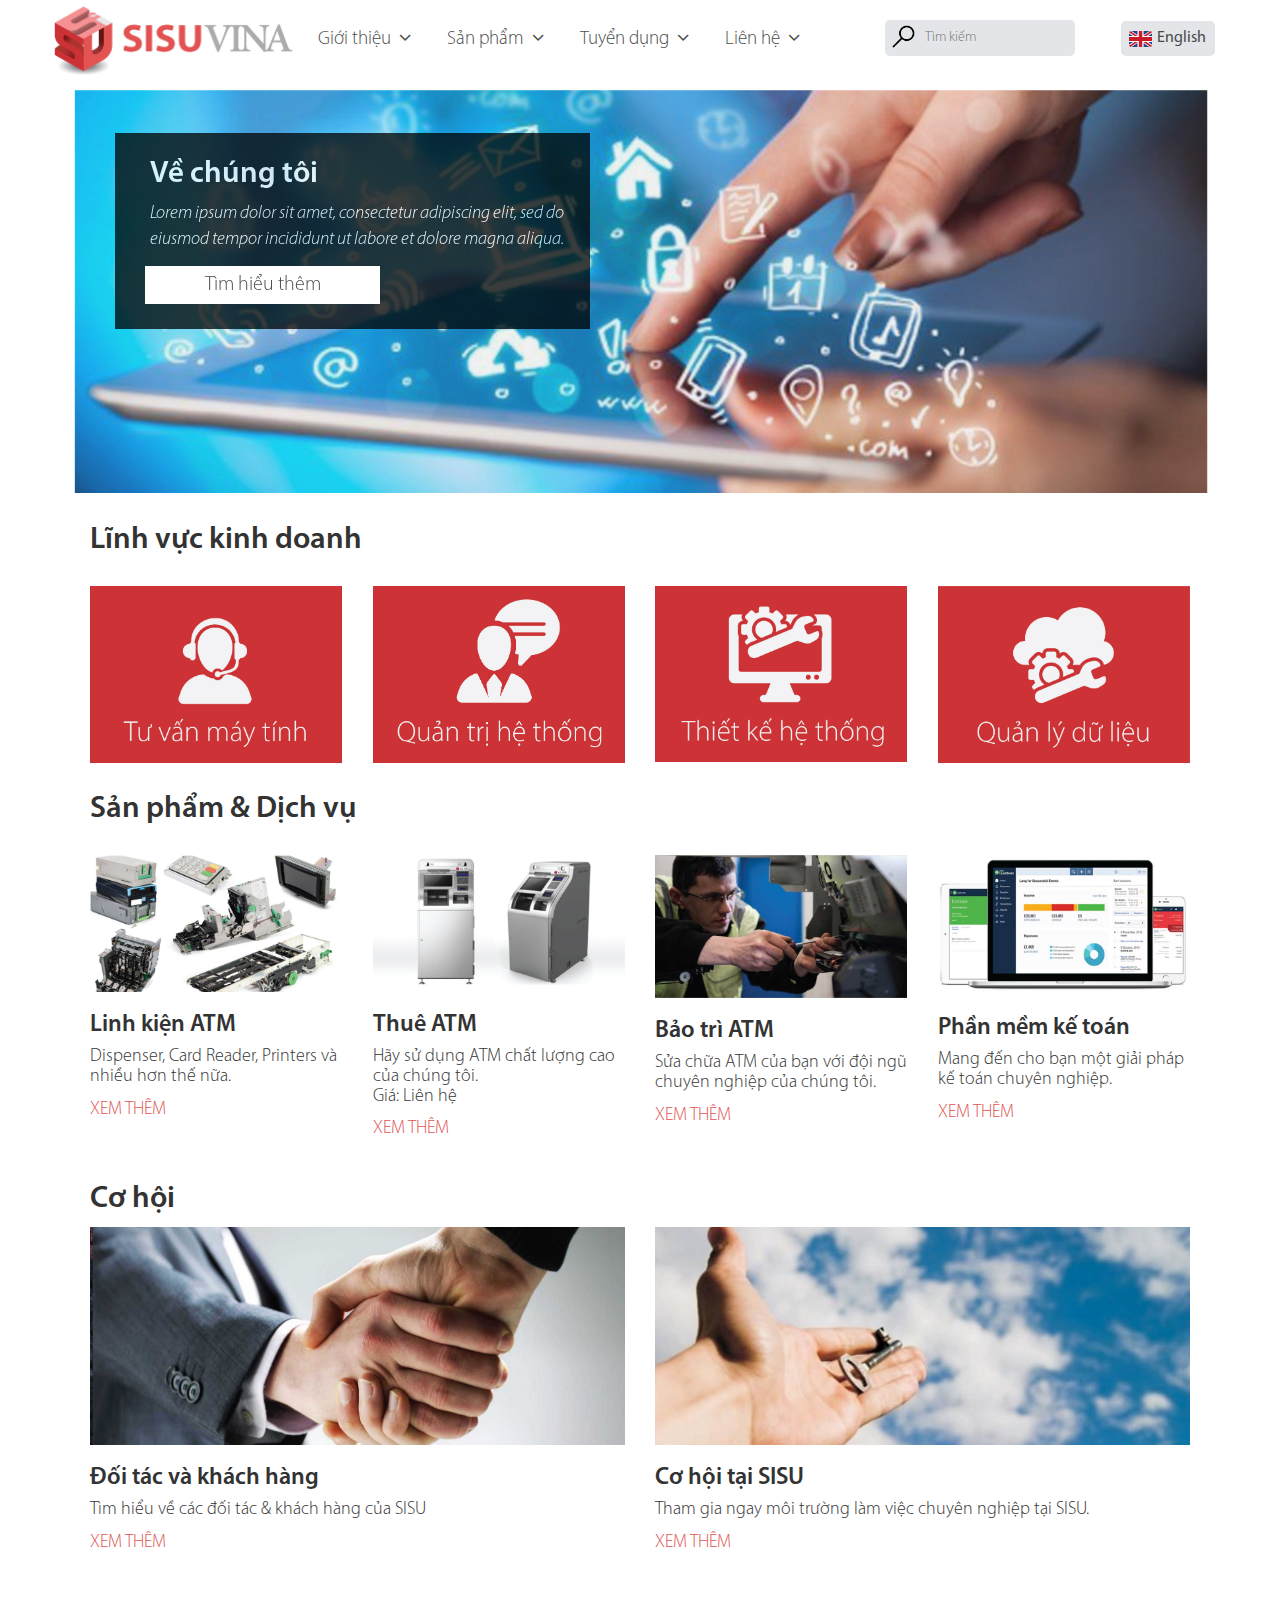
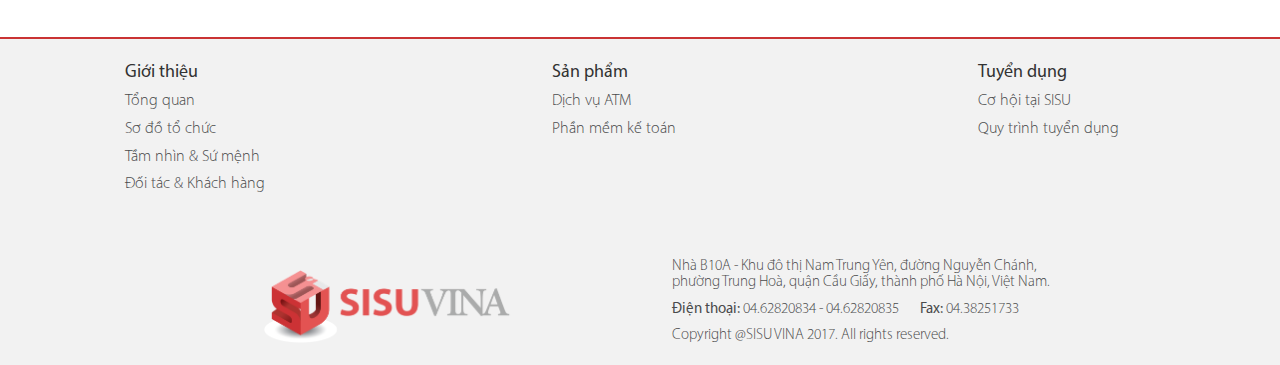
<file: index.html>
<!DOCTYPE html>
<html>
<head>
  <meta http-equiv="content-type" content="text/html; charset=utf-8">
  <meta name="viewport" content="initial-scale=1, maximum-scale=1">
  <meta name="description" content="Cong ty SISU Vina">
  <meta name="keywords" content="Lorem ipsum">
  <meta name="author" content="SISU Vina">
  <link rel="stylesheet" href="https://maxcdn.bootstrapcdn.com/bootstrap/3.3.7/css/bootstrap.min.css">
  <link rel="stylesheet" href="https://cdnjs.cloudflare.com/ajax/libs/font-awesome/4.7.0/css/font-awesome.min.css">
  <script src="https://ajax.googleapis.com/ajax/libs/jquery/3.2.1/jquery.min.js"></script>
  <script src="https://maxcdn.bootstrapcdn.com/bootstrap/3.3.7/js/bootstrap.min.js"></script>
  <title>SISU Vina</title>
  <link rel="stylesheet" type="text/css" href="static/style-web.css">
</head>
<body id="myPage" data-spy="scroll" data-target="navbar" data-offset="100">
<div id ="wrapper">
  <div class = "container text-center">
    <div class="navbar-header"><a href = "index.html"><img src = "static/Images/sisu_logo(final).png" width = 260.125 height = 75.375></a>
      <button type="button" class="navbar-toggle" data-toggle="collapse" data-target="#myNavbar">
        <span class="icon-bar"></span>
        <span class="icon-bar"></span>
        <span class="icon-bar"></span>
        </button>
      </div>
      <div class="collapse navbar-collapse" id="myNavbar">
        <ul class="nav navbar-nav navbar-left">
          <li class="dropdown"><a href="vi-intro.html">Giới thiệu &nbsp<i class = "fa fa-angle-down"></i></a>
          <div class = "dropdown-content">
            <h4><a href="vi-intro.html">Tổng quan</a><h4>
            <h4><a href="vi-organization.html">Sơ đồ tổ chức</a></h4>
            <h4><a href="vi-mission.html">Tầm nhìn & Sứ mệnh</a></h4>
            <h4><a href="vi-clients.html">Đối tác & Khách hàng</a></h4>
          </div>
          </li>
          <li class="dropdown"><a href="vi-products.html">Sản phẩm &nbsp<i class = "fa fa-angle-down"></i></a>
          <div class = "dropdown-content">
            <h4><a href="vi-atm.html">Dịch vụ ATM</a><h4>
            <h4><a href="vi-accsoft.html">Phần mềm kế toán</a></h4>
          </div>
          </li>
          <li class="dropdown"><a href="vi-recruitment.html">Tuyển dụng &nbsp<i class = "fa fa-angle-down"></i></a>
          <div class = "dropdown-content">
            <h4><a href="vi-recruitment.html">Cơ hội tại SISU</a><h4>
            <h4><a href="#">Quy trình tuyển dụng</a></h4>
          </div></li>
          <li class = "contact"><a href="vi-contacts.html">Liên hệ  &nbsp<i class = "fa fa-angle-down"></i></a>
          </li>
        </ul>
        <form action = "http://www.google.com/search">
        <input type = "text" name="q" placeholder="Tìm kiếm" class = "searchbar">
        </form>
      <a href = "#"><div class = "lang text-center">&nbsp English</div></a>
      </div>
    </div>



<div class = "container-fluid format">
      <img class="img-responsive" src="static/Images/about.png" style = " opacity: 90%; filter: brightness(95%)">
      <div class = "intro-text"><h2>Về chúng tôi</h2>
      <p class = "top-text">Lorem ipsum dolor sit amet, consectetur adipiscing elit, sed do eiusmod tempor incididunt ut labore et dolore magna aliqua.</p></div>
      <a href = "#"><div class = "more">Tìm hiểu thêm</div></a>
    </div>

<div class = "container-fluid">
<h2 class = "first-mod">Lĩnh vực kinh doanh</h2>
<div class="row">
  <div class = "col-md-3"><img src = "static/Images/tuvan.jpeg" class = "img-responsive"></div>
  <div class = "col-md-3"><img src = "static/Images/quantri.jpeg" class = "img-responsive"></div>
  <div class = "col-md-3"><img src = "static/Images/thietke.jpeg" class = "img-responsive"></div>
  <div class = "col-md-3"><img src = "static/Images/quanly.jpeg" class = "img-responsive"></div>
</div>
<h2 style ="margin-top: 30px">Sản phẩm & Dịch vụ</h2>
  <div class="row">
  <div class = "col-md-3"><img src = "static/Images/linhkienatm.jpeg" class = "img-responsive">
  <h3>Linh kiện ATM</h3>
  <h4>Dispenser, Card Reader, Printers và nhiều hơn thế nữa.</h4>
  <a href = "vi-atm.html"><p>XEM THÊM</p></a>
  </div>
  <div class = "col-md-3"><img src = "static/Images/thueatm.jpeg" class = "img-responsive">
  <h3>Thuê ATM</h3>
  <h4>Hãy sử dụng ATM chất lượng cao của chúng tôi.
    <br>Giá: Liên hệ
  </h4>
  <a href = "vi-atm.html"><p>XEM THÊM</p></a>
  </div>
  <div class = "col-md-3"><img src = "static/Images/baotriatm.jpeg" class = "img-responsive">
  <h3>Bảo trì ATM</h3>
  <h4>Sửa chữa ATM của bạn với đội ngũ chuyên nghiệp của chúng tôi.</h4>
  <a href = "vi-atm.html"><p>XEM THÊM</p></a>
  </div>
  <div class = "col-md-3"><img src = "static/Images/ketoan.jpeg" class = "img-responsive">
  <h3>Phần mềm kế toán</h3>
  <h4>Mang đến cho bạn một giải pháp kế toán chuyên nghiệp.</h4>
  <a href = "vi-accsoft.html"><p>XEM THÊM</p></a>
  </div>
  </div>
  <h2 style ="margin-top: 30px">Cơ hội</h2>
  <div class = "row">
    <div class = "col-md-6"><img src = "static/Images/doitac.png" class = "img-responsive">
  <h3>Đối tác và khách hàng</h3>
  <h4>Tìm hiểu về các đối tác & khách hàng của SISU</h4>
  <a href = "vi-clients.html"><p>XEM THÊM</p></a>
  </div>
  <div class = "col-md-6"><img src = "static/Images/cohoi.png" class = "img-responsive">
  <h3>Cơ hội tại SISU</h3>
  <h4>Tham gia ngay môi trường làm việc chuyên nghiệp tại SISU.</h4>
  <a href = "vi-recruitment.html"><p>XEM THÊM</p></a>
</div>
</div>
</div>




<div class = "container" style ="width:100%">
  <div class = "row">
    <div class = "col-md-12">
    <div class = "col-md-4">
      <h4>Giới thiệu</h4>
      <h5><a href ="vi-intro.html">Tổng quan</a></h5>
      <h5><a href ="vi-organization.html">Sơ đồ tổ chức</a></h5>
      <h5><a href ="vi-mission.html">Tầm nhìn & Sứ mệnh</a></h5>
      <h5><a href ="vi-clients.html">Đối tác & Khách hàng</a></h5>
    </div>
    <div class = "col-md-4">
      <h4>Sản phẩm</h4>
      <h5><a href ="vi-atm.html">Dịch vụ ATM</a></h5>
      <h5><a href ="vi-accsoft.html">Phần mềm kế toán</a></h5>
    </div>
    <div class = "col-md-4">
      <h4>Tuyển dụng</h4>
      <h5><a href ="vi-recruitment.html">Cơ hội tại SISU</a></h5>
      <h5><a href ="#">Quy trình tuyển dụng</a></h5>
    </div>
    <img class = "bottom-img" src = "static/Images/sisu_logo(final).png" width = 260.125 height = 75.375>
    <div class = "bottom-text">
      <h5>Nhà B10A - Khu đô thị Nam Trung Yên, đường Nguyễn Chánh,<br>phường Trung Hoà, quận Cầu Giấy, thành phố Hà Nội, Việt Nam.</h5>
      <h5><span>Điện thoại:</span> 04.62820834 - 04.62820835 &nbsp &nbsp &nbsp <span>Fax:</span> 04.38251733</h5>
      <h5>Copyright @SISU VINA 2017. All rights reserved.</h5>
    </div>
    </div>
  </div>
</div>
</div>
</body>
</html>
</file>
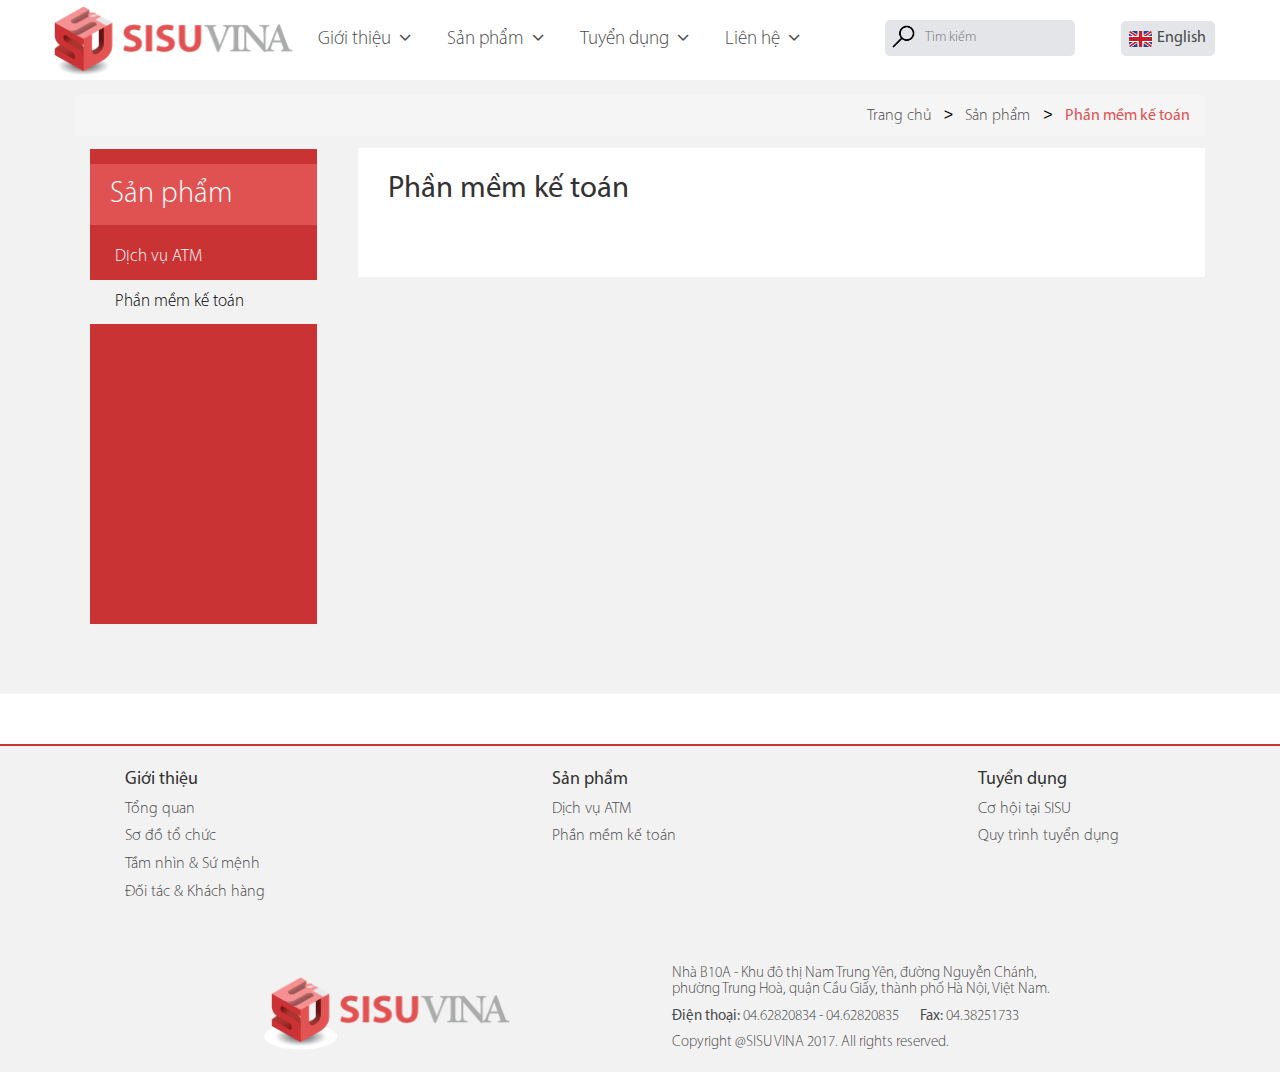
<file: vi-accsoft.html>
<!DOCTYPE html>
<html>
<head>
  <meta http-equiv="content-type" content="text/html; charset=utf-8">
  <meta name="viewport" content="initial-scale=1, maximum-scale=1">
  <meta name="description" content="Cong ty SISU Vina">
  <meta name="keywords" content="Lorem ipsum">
  <meta name="author" content="SISU Vina">
  <link rel="stylesheet" href="https://maxcdn.bootstrapcdn.com/bootstrap/3.3.7/css/bootstrap.min.css">
  <link rel="stylesheet" href="https://cdnjs.cloudflare.com/ajax/libs/font-awesome/4.7.0/css/font-awesome.min.css">
  <script src="https://ajax.googleapis.com/ajax/libs/jquery/3.2.1/jquery.min.js"></script>
  <script src="https://maxcdn.bootstrapcdn.com/bootstrap/3.3.7/js/bootstrap.min.js"></script>
  <title>SISU Vina</title>
  <link rel="stylesheet" type="text/css" href="static/style-web.css">  <link rel="stylesheet" type="text/css" href="static/style-intro.css">
</head>
<body id="myPage" data-spy="scroll" data-target="navbar" data-offset="100">
<div id ="wrapper">
  <div class = "container text-center">
    <div class="navbar-header"><a href = "index.html"><img src = "static/Images/sisu_logo(final).png" width = 260.125 height = 75.375></a>
      <button type="button" class="navbar-toggle" data-toggle="collapse" data-target="#myNavbar">
        <span class="icon-bar"></span>
        <span class="icon-bar"></span>
        <span class="icon-bar"></span>
        </button>
      </div>
      <div class="collapse navbar-collapse" id="myNavbar">
        <ul class="nav navbar-nav navbar-left">
          <li class="dropdown"><a href="vi-intro.html">Giới thiệu &nbsp<i class = "fa fa-angle-down"></i></a>
          <div class = "dropdown-content">
            <h4><a href="vi-intro.html">Tổng quan</a><h4>
            <h4><a href="vi-organization.html">Sơ đồ tổ chức</a></h4>
            <h4><a href="vi-mission.html">Tầm nhìn & Sứ mệnh</a></h4>
            <h4><a href="vi-clients.html">Đối tác & Khách hàng</a></h4>
          </div>
          </li>
          <li class="dropdown"><a href="vi-products.html">Sản phẩm &nbsp<i class = "fa fa-angle-down"></i></a>
          <div class = "dropdown-content">
            <h4><a href="vi-atm.html">Dịch vụ ATM</a><h4>
            <h4><a href="vi-accsoft.html">Phần mềm kế toán</a></h4>
          </div>
          </li>
          <li class="dropdown"><a href="vi-recruitment.html">Tuyển dụng &nbsp<i class = "fa fa-angle-down"></i></a>
          <div class = "dropdown-content">
            <h4><a href="vi-recruitment.html">Cơ hội tại SISU</a><h4>
            <h4><a href="#">Quy trình tuyển dụng</a></h4>
          </div></li>
          <li class = "contact"><a href="vi-contacts.html">Liên hệ  &nbsp<i class = "fa fa-angle-down"></i></a>
          </li>
        </ul>
        <input type="text" name="search" placeholder="Tìm kiếm" class = "searchbar">
      <a href = "#"><div class = "lang text-center">&nbsp English</div></a>
      </div>
    </div>


  <div class = "container-fluid" style = "background-color: #f2f2f2; padding-bottom: 70px; margin-bottom: -20px">
  <div class = "row">
  <div class="col-md-3">
    <div class="vertical-menu">
      <h2>Sản phẩm</h2>
      <a href="vi-atm.html">Dịch vụ ATM</a>
      <a href="vi-accsoft.html" class = "active">Phần mềm kế toán</a>
    </div>
  </div>
  <ul class="breadcrumb">
    <li><a href="index.html">Trang chủ</a></li>
    <li><a href="vi-products.html">Sản phẩm</a></li>
    <li><a href="vi-products.html" class = "active">Phần mềm kế toán</a></li>
  </ul>
  <div class = "col-md-9 col-format">
    <h2 style = "padding-bottom: 10px">Phần mềm kế toán</h2>  
  </div>
  </div>
  </div>


<div class = "container" style ="width:100%">
  <div class = "row">
    <div class = "col-md-12">
    <div class = "col-md-4">
      <h4>Giới thiệu</h4>
      <h5><a href ="vi-intro.html">Tổng quan</a></h5>
      <h5><a href ="vi-organization.html">Sơ đồ tổ chức</a></h5>
      <h5><a href ="vi-mission.html">Tầm nhìn & Sứ mệnh</a></h5>
      <h5><a href ="vi-clients.html">Đối tác & Khách hàng</a></h5>
    </div>
    <div class = "col-md-4">
      <h4>Sản phẩm</h4>
      <h5><a href ="vi-atm.html">Dịch vụ ATM</a></h5>
      <h5><a href ="vi-accsoft.html">Phần mềm kế toán</a></h5>
    </div>
    <div class = "col-md-4">
      <h4>Tuyển dụng</h4>
      <h5><a href ="vi-recruitment.html">Cơ hội tại SISU</a></h5>
      <h5><a href ="#">Quy trình tuyển dụng</a></h5>
    </div>
    <img class = "bottom-img" src = "static/Images/sisu_logo(final).png" width = 260.125 height = 75.375>
    <div class = "bottom-text">
      <h5>Nhà B10A - Khu đô thị Nam Trung Yên, đường Nguyễn Chánh,<br>phường Trung Hoà, quận Cầu Giấy, thành phố Hà Nội, Việt Nam.</h5>
      <h5><span>Điện thoại:</span> 04.62820834 - 04.62820835 &nbsp &nbsp &nbsp <span>Fax:</span> 04.38251733</h5>
      <h5>Copyright @SISU VINA 2017. All rights reserved.</h5>
    </div>
    </div>
  </div>
</div>
</div>
</body>
</html>
</file>
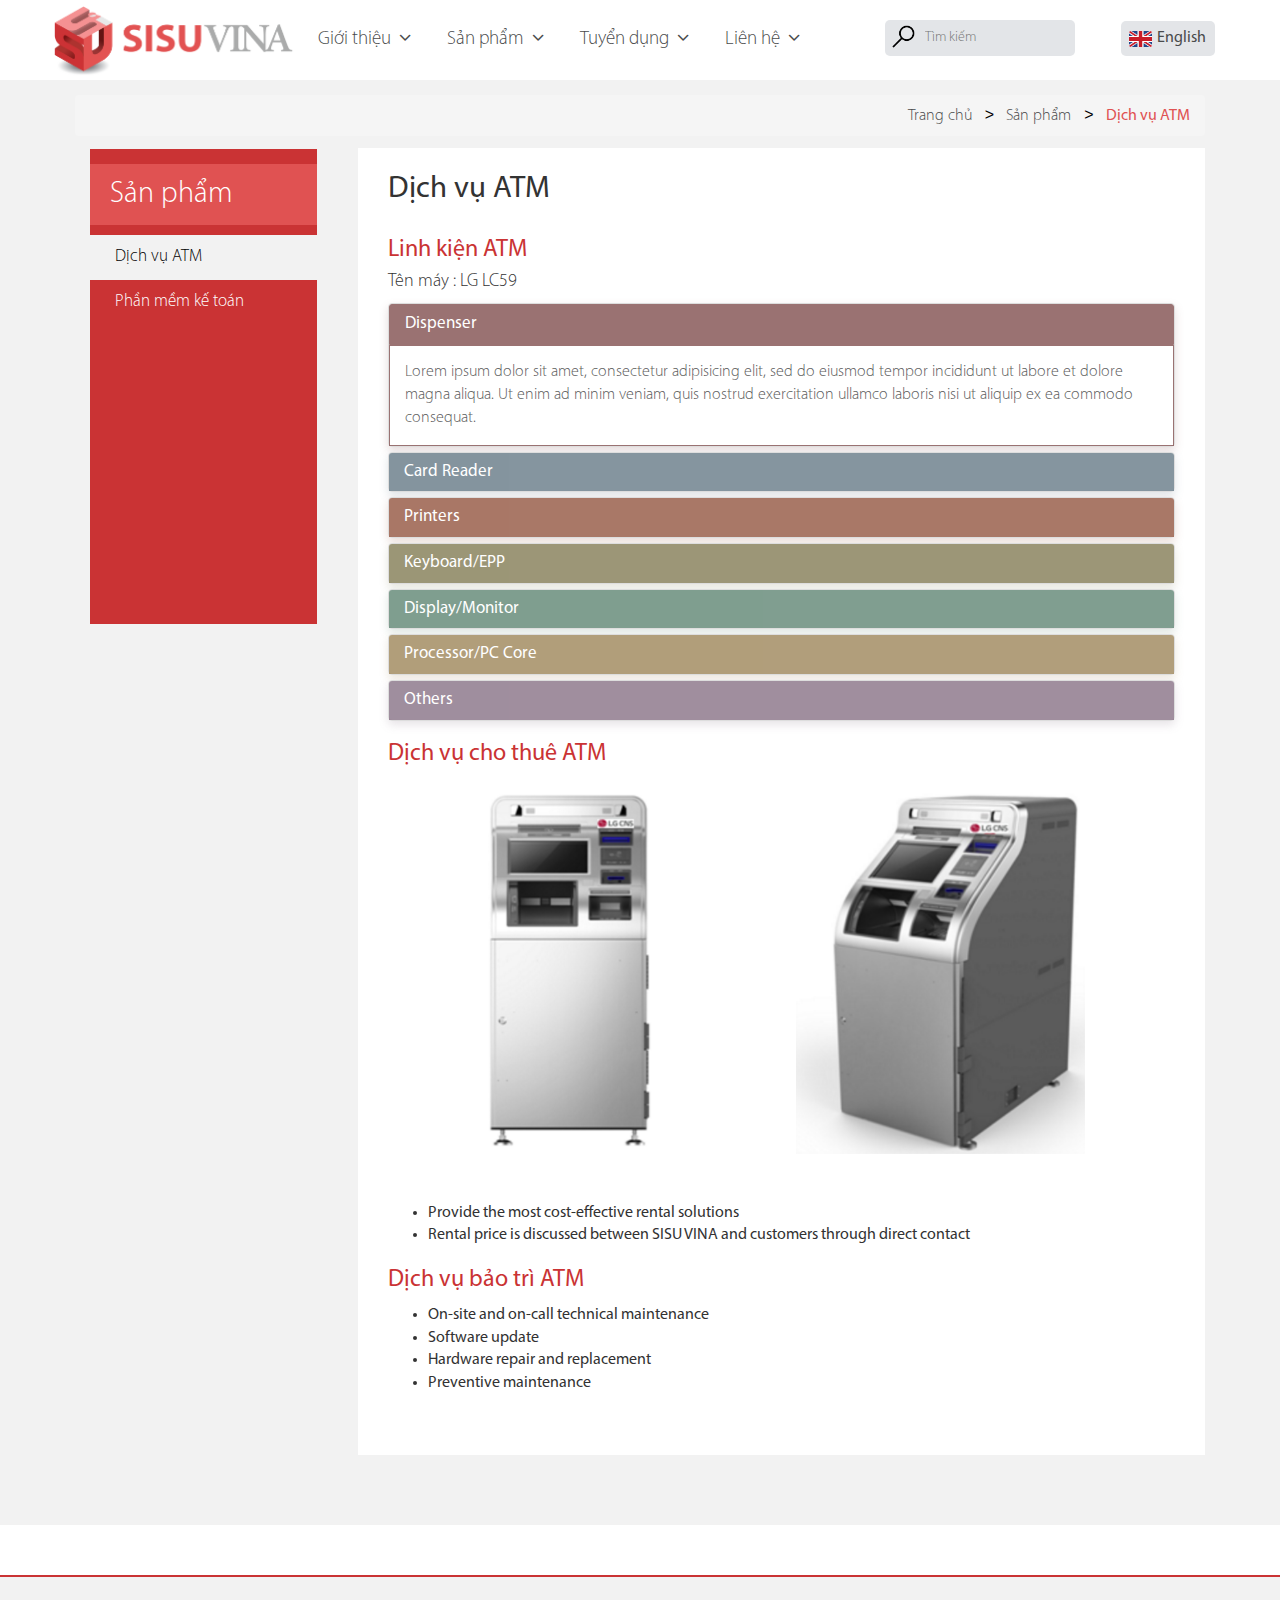
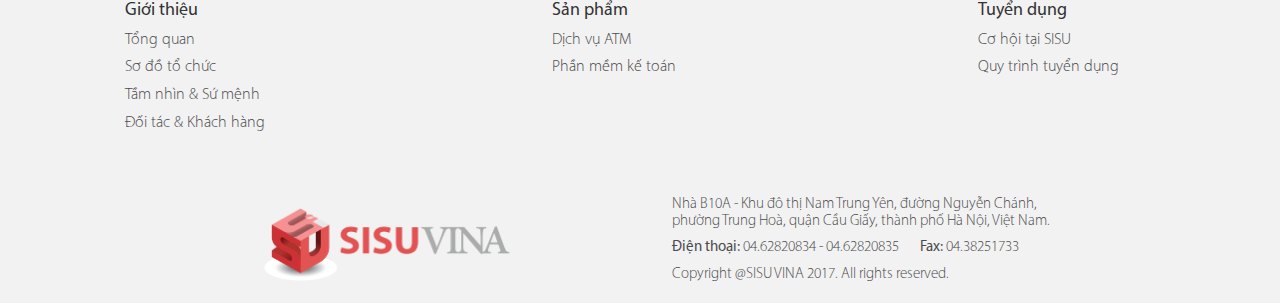
<file: vi-atm.html>
<!DOCTYPE html>
<html>
<head>
  <meta http-equiv="content-type" content="text/html; charset=utf-8">
  <meta name="viewport" content="initial-scale=1, maximum-scale=1">
  <meta name="description" content="Cong ty SISU Vina">
  <meta name="keywords" content="Lorem ipsum">
  <meta name="author" content="SISU Vina">
  <link rel="stylesheet" href="https://maxcdn.bootstrapcdn.com/bootstrap/3.3.7/css/bootstrap.min.css">
  <link rel="stylesheet" href="https://cdnjs.cloudflare.com/ajax/libs/font-awesome/4.7.0/css/font-awesome.min.css">
  <script src="https://ajax.googleapis.com/ajax/libs/jquery/3.2.1/jquery.min.js"></script>
  <script src="https://maxcdn.bootstrapcdn.com/bootstrap/3.3.7/js/bootstrap.min.js"></script>
  <title>SISU Vina</title>
  <link rel="stylesheet" type="text/css" href="static/style-web.css">  <link rel="stylesheet" type="text/css" href="static/style-intro.css">
</head>
<body id="myPage" data-spy="scroll" data-target="navbar" data-offset="100">
<div id ="wrapper">
  <div class = "container text-center">
    <div class="navbar-header"><a href = "index.html"><img src = "static/Images/sisu_logo(final).png" width = 260.125 height = 75.375></a>
      <button type="button" class="navbar-toggle" data-toggle="collapse" data-target="#myNavbar">
        <span class="icon-bar"></span>
        <span class="icon-bar"></span>
        <span class="icon-bar"></span>
        </button>
      </div>
      <div class="collapse navbar-collapse" id="myNavbar">
        <ul class="nav navbar-nav navbar-left">
          <li class="dropdown"><a href="vi-intro.html">Giới thiệu &nbsp<i class = "fa fa-angle-down"></i></a>
          <div class = "dropdown-content">
            <h4><a href="vi-intro.html">Tổng quan</a><h4>
            <h4><a href="vi-organization.html">Sơ đồ tổ chức</a></h4>
            <h4><a href="vi-mission.html">Tầm nhìn & Sứ mệnh</a></h4>
            <h4><a href="vi-clients.html">Đối tác & Khách hàng</a></h4>
          </div>
          </li>
          <li class="dropdown"><a href="vi-products.html">Sản phẩm &nbsp<i class = "fa fa-angle-down"></i></a>
          <div class = "dropdown-content">
            <h4><a href="vi-atm.html">Dịch vụ ATM</a><h4>
            <h4><a href="vi-accsoft.html">Phần mềm kế toán</a></h4>
          </div>
          </li>
          <li class="dropdown"><a href="vi-recruitment.html">Tuyển dụng &nbsp<i class = "fa fa-angle-down"></i></a>
          <div class = "dropdown-content">
            <h4><a href="vi-recruitment.html">Cơ hội tại SISU</a><h4>
            <h4><a href="#">Quy trình tuyển dụng</a></h4>
          </div></li>
          <li class = "contact"><a href="vi-contacts.html">Liên hệ  &nbsp<i class = "fa fa-angle-down"></i></a>
          </li>
        </ul>
        <input type="text" name="search" placeholder="Tìm kiếm" class = "searchbar">
      <a href = "#"><div class = "lang text-center">&nbsp English</div></a>
      </div>
    </div>


<div class = "container-fluid" style = "background-color: #f2f2f2; padding-bottom: 70px; margin-bottom: -20px">
  <div class = "row">
  <div class="col-md-3">
    <div class="vertical-menu">
      <h2>Sản phẩm</h2>
      <a href="vi-atm.html" class = "active">Dịch vụ ATM</a>
      <a href="vi-accsoft.html">Phần mềm kế toán</a>
    </div>
  </div>
  <ul class="breadcrumb">
    <li><a href="index.html">Trang chủ</a></li>
    <li><a href="vi-products.html">Sản phẩm</a></li>
    <li><a href="vi-atm.html" class="active">Dịch vụ ATM</a></li>
  </ul>

  <div class = "col-md-9 col-format">
    <h2 style = "padding-bottom: 10px">Dịch vụ ATM</h2> 
    <h3 style = "color: #ca3334">Linh kiện ATM</h3>
    <h4>Tên máy : LG LC59</h4>

<div class="panel-group" id="components">
  <div class="panel panel-default" style = "box-shadow: 0px 4px 10px 0px rgba(129, 80, 80,0.2); ">
    <div class="panel-heading" style ="background-color: #815050; border: 1.5px solid #815050;">
    <a data-toggle="collapse" data-parent="#components" href="#dispenser"><h4 class="panel-title">Dispenser
      </h4></a>
    </div>
    <div id="dispenser" class="panel-collapse collapse in">
      <div class="panel-body" style ="border: 1.5px solid #815050; opacity: 0.8">Lorem ipsum dolor sit amet, consectetur adipisicing elit,
      sed do eiusmod tempor incididunt ut labore et dolore magna aliqua. Ut enim ad
      minim veniam, quis nostrud exercitation ullamco laboris nisi ut aliquip ex ea
      commodo consequat.</div>
    </div>
  </div>


  <div class="panel panel-default" style = "box-shadow: 0px 4px 10px 0px rgba(102, 122, 135,0.2);">
    <div class="panel-heading" style ="background-color: #667A87">
    <a data-toggle="collapse" data-parent="#components" href="#cardreader"><h4 class="panel-title">Card Reader</h4></a>
    </div>
    <div id="cardreader" class="panel-collapse collapse">
      <div class="panel-body" style ="border: 1.5px solid #667A87; opacity: 0.8">Lorem ipsum dolor sit amet, consectetur adipisicing elit,
      sed do eiusmod tempor incididunt ut labore et dolore magna aliqua. Ut enim ad
      minim veniam, quis nostrud exercitation ullamco laboris nisi ut aliquip ex ea
      commodo consequat.</div>
    </div>
  </div>


  <div class="panel panel-default" style = "box-shadow: 0px 4px 10px 0px rgba(148, 86, 65,0.2);">
    <div class="panel-heading" style ="background-color: #945641">
    <a data-toggle="collapse" data-parent="#components" href="#printers"><h4 class="panel-title">Printers
      </h4></a>
    </div>
    <div id="printers" class="panel-collapse collapse">
      <div class="panel-body" style ="border: 1.5px solid #945641; opacity: 0.8">Lorem ipsum dolor sit amet, consectetur adipisicing elit,
      sed do eiusmod tempor incididunt ut labore et dolore magna aliqua. Ut enim ad
      minim veniam, quis nostrud exercitation ullamco laboris nisi ut aliquip ex ea
      commodo consequat.</div>
    </div>
  </div>

  <div class="panel panel-default" style = "box-shadow: 0px 4px 10px 0px rgba(131, 124, 85,0.2);">
    <div class="panel-heading" style ="background-color: #837C55">
    <a data-toggle="collapse" data-parent="#components" href="#keyboard"><h4 class="panel-title">Keyboard/EPP
      </h4></a>
    </div>
    <div id="keyboard" class="panel-collapse collapse">
      <div class="panel-body" style ="border: 1.5px solid #837C55; opacity: 0.8">Lorem ipsum dolor sit amet, consectetur adipisicing elit,
      sed do eiusmod tempor incididunt ut labore et dolore magna aliqua. Ut enim ad
      minim veniam, quis nostrud exercitation ullamco laboris nisi ut aliquip ex ea
      commodo consequat.</div>
    </div>
  </div>

  <div class="panel panel-default" style = "box-shadow: 0px 4px 10px 0px rgba(96, 134, 116,0.2);">
    <div class="panel-heading" style ="background-color: #608674">
    <a data-toggle="collapse" data-parent="#components" href="#display"><h4 class="panel-title">Display/Monitor</h4></a>
    </div>
    <div id="display" class="panel-collapse collapse">
      <div class="panel-body" style ="border: 1.5px solid #608674; opacity: 0.8">Lorem ipsum dolor sit amet, consectetur adipisicing elit,
      sed do eiusmod tempor incididunt ut labore et dolore magna aliqua. Ut enim ad
      minim veniam, quis nostrud exercitation ullamco laboris nisi ut aliquip ex ea
      commodo consequat.</div>
    </div>
  </div>

  <div class="panel panel-default" style = "box-shadow: 0px 4px 10px 0px rgba(158, 134, 90,0.2);">
    <div class="panel-heading" style ="background-color: #9E865A">
      <a data-toggle="collapse" data-parent="#components" href="#processor"><h4 class="panel-title">Processor/PC Core
      </h4></a>
    </div>
    <div id="processor" class="panel-collapse collapse">
      <div class="panel-body" style ="border: 1.5px solid #9E865A; opacity: 0.8">Lorem ipsum dolor sit amet, consectetur adipisicing elit,
      sed do eiusmod tempor incididunt ut labore et dolore magna aliqua. Ut enim ad
      minim veniam, quis nostrud exercitation ullamco laboris nisi ut aliquip ex ea
      commodo consequat.</div>
    </div>
  </div>

  <div class="panel panel-default" style = "box-shadow: 0px 4px 10px 0px rgba(136, 114, 134,0.2);">
    <div class="panel-heading" style ="background-color: #887286">
    <a data-toggle="collapse" data-parent="#components" href="#others"><h4 class="panel-title">Others</h4></a>
    </div>
    <div id="others" class="panel-collapse collapse">
      <div class="panel-body" style ="border: 1.5px solid #887286; opacity: 0.8">Lorem ipsum dolor sit amet, consectetur adipisicing elit,
      sed do eiusmod tempor incididunt ut labore et dolore magna aliqua. Ut enim ad
      minim veniam, quis nostrud exercitation ullamco laboris nisi ut aliquip ex ea
      commodo consequat.</div>
    </div>
  </div>
</div>


    <h3 style = "color: #ca3334;">Dịch vụ cho thuê ATM</h3>
    <div class = "container-fluid">
    <div class = "row">
    <div class = "col-sm-4" style = "margin-bottom: 50px"><img class = "img-responsive" src = "static/Images/LG LC59_front.png"></div>
    <div class = "col-sm-6" style = "float: right"><img class = "img-responsive" src = "static/Images/LG LC59_side.png"></div>
    </div>
    </div>
    <ul>
    <li>Provide the most cost-effective rental solutions</li>
    <li>Rental price is discussed between SISU VINA and customers through direct contact</li>
    </ul>
    </p>
    <h3 style = "color: #ca3334">Dịch vụ bảo trì ATM</h3>
    <ul>
      <li>On-site and on-call technical maintenance</li>
      <li>Software update</li>
      <li>Hardware repair and replacement</li>
      <li>Preventive maintenance</li>
    </ul>
  </div>
  </div>
  </div>


<div class = "container" style ="width:100%">
  <div class = "row">
    <div class = "col-md-12">
    <div class = "col-md-4">
      <h4>Giới thiệu</h4>
      <h5><a href ="vi-intro.html">Tổng quan</a></h5>
      <h5><a href ="vi-organization.html">Sơ đồ tổ chức</a></h5>
      <h5><a href ="vi-mission.html">Tầm nhìn & Sứ mệnh</a></h5>
      <h5><a href ="vi-clients.html">Đối tác & Khách hàng</a></h5>
    </div>
    <div class = "col-md-4">
      <h4>Sản phẩm</h4>
      <h5><a href ="vi-atm.html">Dịch vụ ATM</a></h5>
      <h5><a href ="vi-accsoft.html">Phần mềm kế toán</a></h5>
    </div>
    <div class = "col-md-4">
      <h4>Tuyển dụng</h4>
      <h5><a href ="vi-recruitment.html">Cơ hội tại SISU</a></h5>
      <h5><a href ="#">Quy trình tuyển dụng</a></h5>
    </div>
    <img class = "bottom-img" src = "static/Images/sisu_logo(final).png" width = 260.125 height = 75.375>
    <div class = "bottom-text">
      <h5>Nhà B10A - Khu đô thị Nam Trung Yên, đường Nguyễn Chánh,<br>phường Trung Hoà, quận Cầu Giấy, thành phố Hà Nội, Việt Nam.</h5>
      <h5><span>Điện thoại:</span> 04.62820834 - 04.62820835 &nbsp &nbsp &nbsp <span>Fax:</span> 04.38251733</h5>
      <h5>Copyright @SISU VINA 2017. All rights reserved.</h5>
    </div>
    </div>
  </div>
</div>
</div>
</body>
</html>
</file>
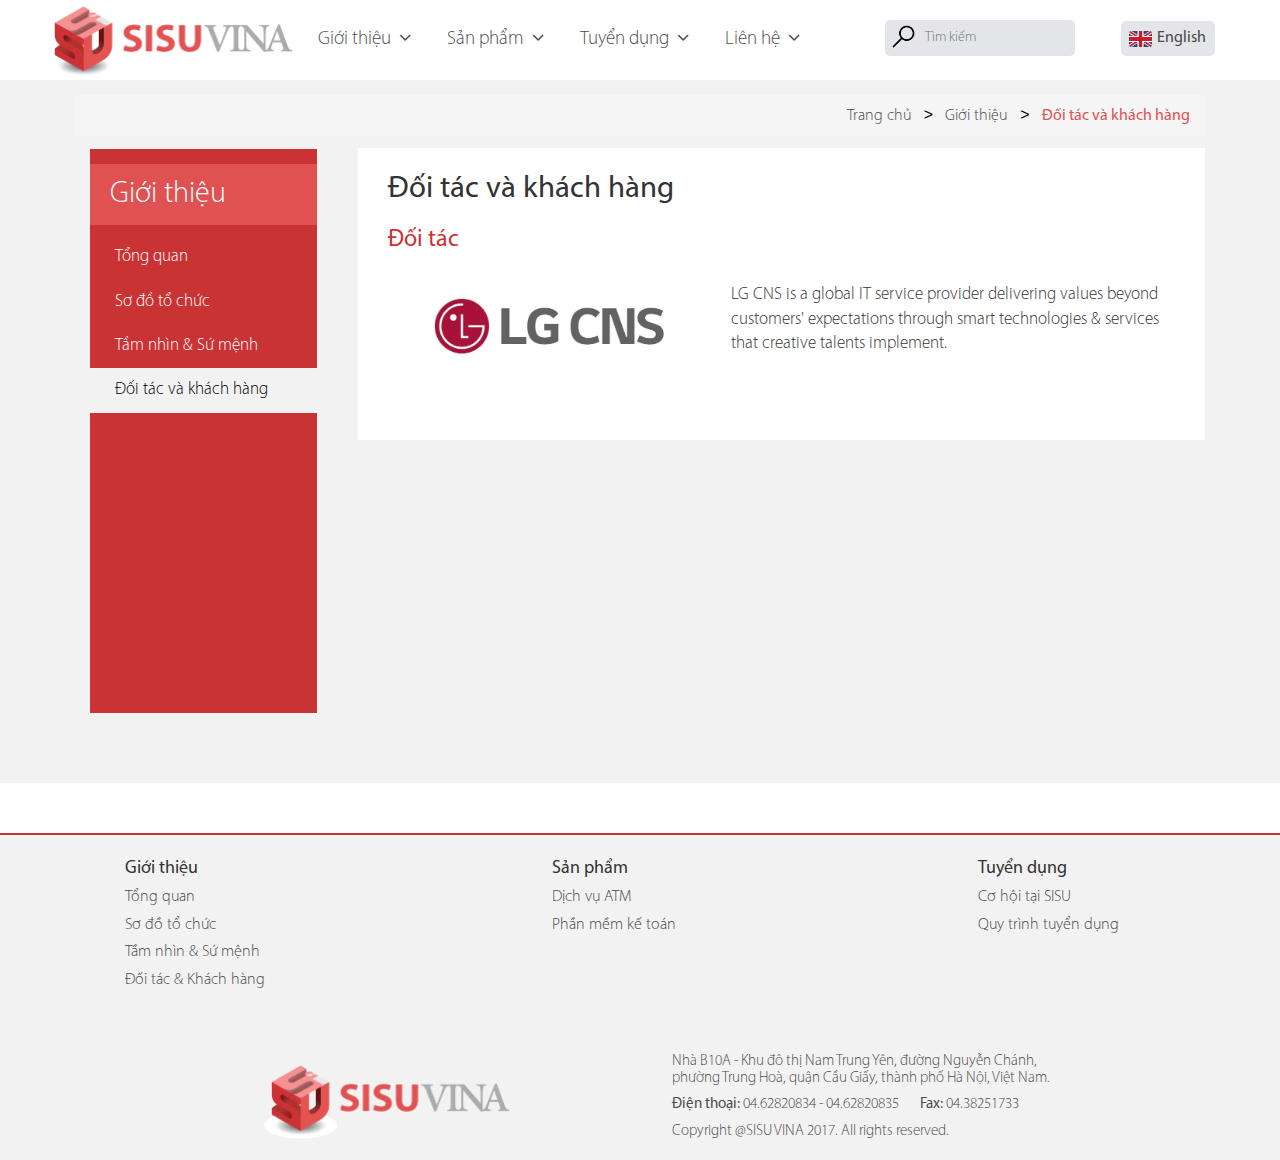
<file: vi-clients.html>
<!DOCTYPE html>
<html>
<head>
  <meta http-equiv="content-type" content="text/html; charset=utf-8">
  <meta name="viewport" content="initial-scale=1, maximum-scale=1">
  <meta name="description" content="Cong ty SISU Vina">
  <meta name="keywords" content="Lorem ipsum">
  <meta name="author" content="SISU Vina">
  <link rel="stylesheet" href="https://maxcdn.bootstrapcdn.com/bootstrap/3.3.7/css/bootstrap.min.css">
  <link rel="stylesheet" href="https://cdnjs.cloudflare.com/ajax/libs/font-awesome/4.7.0/css/font-awesome.min.css">
  <script src="https://ajax.googleapis.com/ajax/libs/jquery/3.2.1/jquery.min.js"></script>
  <script src="https://maxcdn.bootstrapcdn.com/bootstrap/3.3.7/js/bootstrap.min.js"></script>
  <title>SISU Vina</title>
  <link rel="stylesheet" type="text/css" href="static/style-web.css">  <link rel="stylesheet" type="text/css" href="static/style-intro.css">  <link rel="stylesheet" type="text/css" href="static/style-intro.css">
  <link rel="stylesheet" type="text/css" href="static/style-intro.css">
</head>
<body id="myPage" data-spy="scroll" data-target="navbar" data-offset="100">
<div id ="wrapper">
  <div class = "container text-center">
    <div class="navbar-header"><a href = "index.html"><img src = "static/Images/sisu_logo(final).png" width = 260.125 height = 75.375></a>
      <button type="button" class="navbar-toggle" data-toggle="collapse" data-target="#myNavbar">
        <span class="icon-bar"></span>
        <span class="icon-bar"></span>
        <span class="icon-bar"></span>
        </button>
      </div>
      <div class="collapse navbar-collapse" id="myNavbar">
        <ul class="nav navbar-nav navbar-left">
          <li class="dropdown"><a href="vi-intro.html">Giới thiệu &nbsp<i class = "fa fa-angle-down"></i></a>
          <div class = "dropdown-content">
            <h4><a href="vi-intro.html">Tổng quan</a><h4>
            <h4><a href="vi-organization.html">Sơ đồ tổ chức</a></h4>
            <h4><a href="vi-mission.html">Tầm nhìn & Sứ mệnh</a></h4>
            <h4><a href="vi-clients.html">Đối tác & Khách hàng</a></h4>
          </div>
          </li>
          <li class="dropdown"><a href="vi-products.html">Sản phẩm &nbsp<i class = "fa fa-angle-down"></i></a>
          <div class = "dropdown-content">
            <h4><a href="vi-atm.html">Dịch vụ ATM</a><h4>
            <h4><a href="vi-accsoft.html">Phần mềm kế toán</a></h4>
          </div>
          </li>
          <li class="dropdown"><a href="vi-recruitment.html">Tuyển dụng &nbsp<i class = "fa fa-angle-down"></i></a>
          <div class = "dropdown-content">
            <h4><a href="vi-recruitment.html">Cơ hội tại SISU</a><h4>
            <h4><a href="#">Quy trình tuyển dụng</a></h4>
          </div></li>
          <li class = "contact"><a href="vi-contacts.html">Liên hệ  &nbsp<i class = "fa fa-angle-down"></i></a>
          </li>
        </ul>
        <input type="text" name="search" placeholder="Tìm kiếm" class = "searchbar">
      <a href = "#"><div class = "lang text-center">&nbsp English</div></a>
      </div>
    </div>



  <div class = "container-fluid" style = "background-color: #f2f2f2; padding-bottom: 70px; margin-bottom: -20px">
  <div class = "row">
  <div class="col-md-3">
    <div class="vertical-menu">
      <h2>Giới thiệu</h2>
      <a href="vi-intro.html">Tổng quan</a>
      <a href="vi-organization.html">Sơ đồ tổ chức</a>
      <a href="vi-mission.html">Tầm nhìn & Sứ mệnh</a>
      <a href="vi-clients.html" class="active">Đối tác và khách hàng</a>
    </div>
  </div>
  <ul class="breadcrumb">
    <li><a href="index.html">Trang chủ</a></li>
    <li><a href="vi-intro.html">Giới thiệu</a></li>
    <li><a href="vi-organization.html" class="active">Đối tác và khách hàng</a></li>
  </ul>
  <div class = "col-md-9 col-format">
    <h2>Đối tác và khách hàng</h2>
    <h3 style = "color: #ca3334">Đối tác</h3>
    <div class = "col-xs-5">
    <img src ="static/Images/lgcns.jpg" style = "width: 100%; height:100%; margin-top: 0px"></div>
      <div class = "col-md-7" style = "margin-top: 20px">LG CNS is a global IT service provider delivering values beyond customers' expectations through smart technologies & services that creative talents implement.</div>
  </div>
  </div>
  </div>


<div class = "container" style ="width:100%">
  <div class = "row">
    <div class = "col-md-12">
    <div class = "col-md-4">
      <h4>Giới thiệu</h4>
      <h5><a href ="vi-intro.html">Tổng quan</a></h5>
      <h5><a href ="vi-organization.html">Sơ đồ tổ chức</a></h5>
      <h5><a href ="vi-mission.html">Tầm nhìn & Sứ mệnh</a></h5>
      <h5><a href ="vi-clients.html">Đối tác & Khách hàng</a></h5>
    </div>
    <div class = "col-md-4">
      <h4>Sản phẩm</h4>
      <h5><a href ="vi-atm.html">Dịch vụ ATM</a></h5>
      <h5><a href ="vi-accsoft.html">Phần mềm kế toán</a></h5>
    </div>
    <div class = "col-md-4">
      <h4>Tuyển dụng</h4>
      <h5><a href ="vi-recruitment.html">Cơ hội tại SISU</a></h5>
      <h5><a href ="#">Quy trình tuyển dụng</a></h5>
    </div>
    <img class = "bottom-img" src = "static/Images/sisu_logo(final).png" width = 260.125 height = 75.375>
    <div class = "bottom-text">
      <h5>Nhà B10A - Khu đô thị Nam Trung Yên, đường Nguyễn Chánh,<br>phường Trung Hoà, quận Cầu Giấy, thành phố Hà Nội, Việt Nam.</h5>
      <h5><span>Điện thoại:</span> 04.62820834 - 04.62820835 &nbsp &nbsp &nbsp <span>Fax:</span> 04.38251733</h5>
      <h5>Copyright @SISU VINA 2017. All rights reserved.</h5>
    </div>
    </div>
  </div>
</div>
</div>
</body>
</html>
</file>
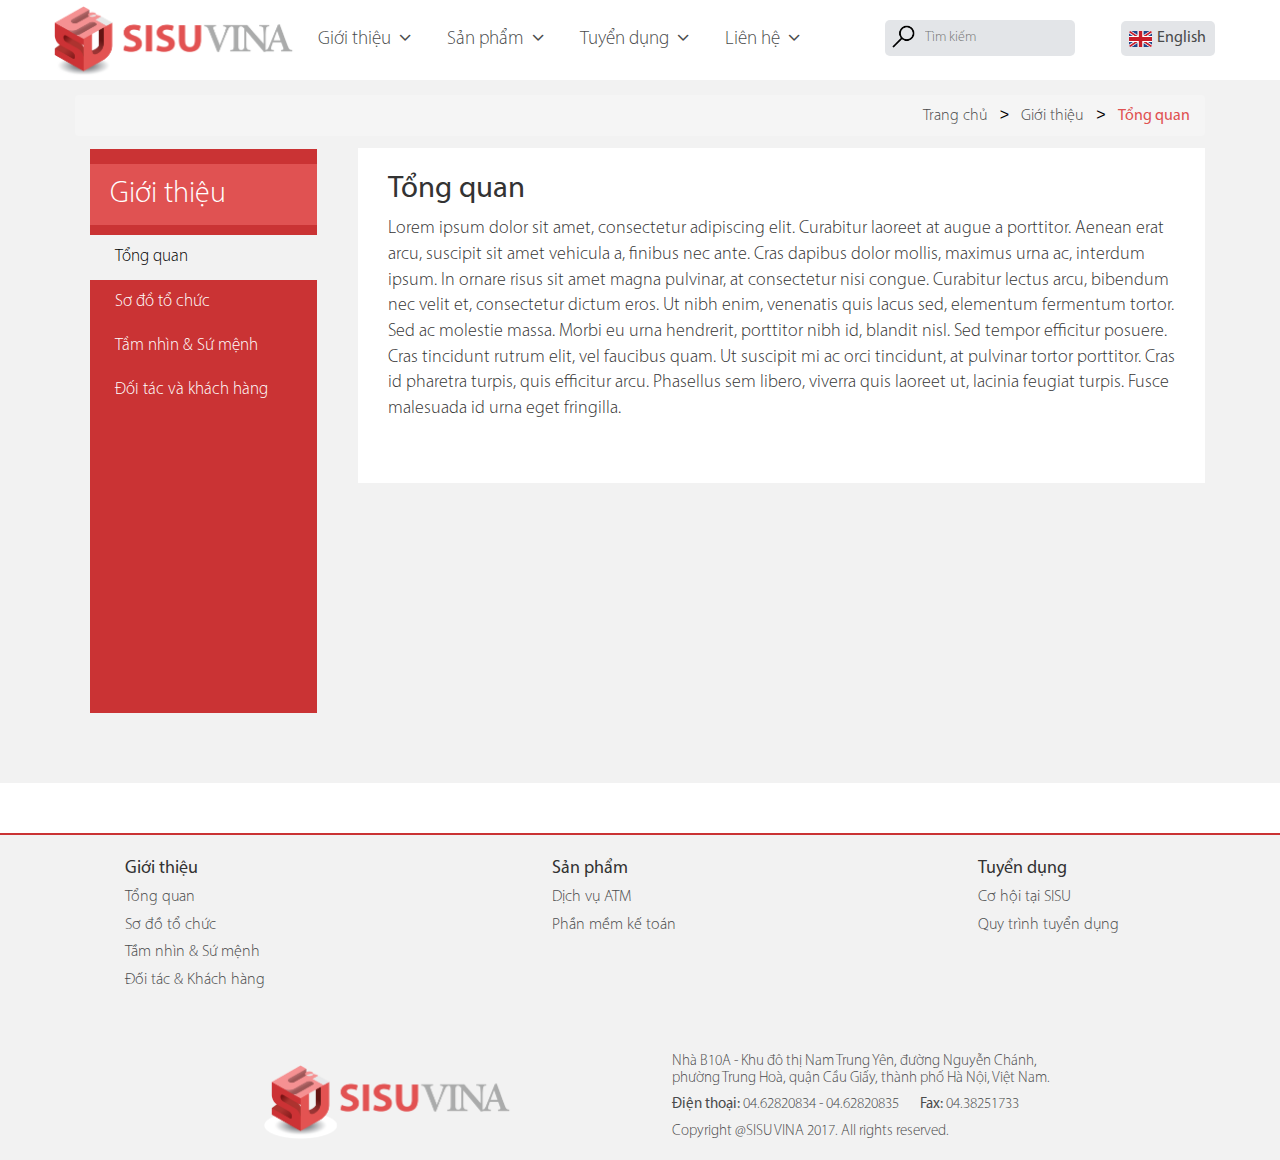
<file: vi-intro.html>
<!DOCTYPE html>
<html>
<head>
  <meta http-equiv="content-type" content="text/html; charset=utf-8">
  <meta name="viewport" content="initial-scale=1, maximum-scale=1">
  <meta name="description" content="Cong ty SISU Vina">
  <meta name="keywords" content="Lorem ipsum">
  <meta name="author" content="SISU Vina">
  <link rel="stylesheet" href="https://maxcdn.bootstrapcdn.com/bootstrap/3.3.7/css/bootstrap.min.css">
  <link rel="stylesheet" href="https://cdnjs.cloudflare.com/ajax/libs/font-awesome/4.7.0/css/font-awesome.min.css">
  <script src="https://ajax.googleapis.com/ajax/libs/jquery/3.2.1/jquery.min.js"></script>
  <script src="https://maxcdn.bootstrapcdn.com/bootstrap/3.3.7/js/bootstrap.min.js"></script>
  <title>SISU Vina</title>
  <link rel="stylesheet" type="text/css" href="static/style-web.css">  <link rel="stylesheet" type="text/css" href="static/style-intro.css">
</head>
<body id="myPage" data-spy="scroll" data-target="navbar" data-offset="100">
<div id ="wrapper">
  <div class = "container text-center">
    <div class="navbar-header"><a href = "index.html"><img src = "static/Images/sisu_logo(final).png" width = 260.125 height = 75.375></a>
      <button type="button" class="navbar-toggle" data-toggle="collapse" data-target="#myNavbar">
        <span class="icon-bar"></span>
        <span class="icon-bar"></span>
        <span class="icon-bar"></span>
        </button>
      </div>
      <div class="collapse navbar-collapse" id="myNavbar">
        <ul class="nav navbar-nav navbar-left">
          <li class="dropdown"><a href="vi-intro.html">Giới thiệu &nbsp<i class = "fa fa-angle-down"></i></a>
          <div class = "dropdown-content">
            <h4><a href="vi-intro.html">Tổng quan</a><h4>
            <h4><a href="vi-organization.html">Sơ đồ tổ chức</a></h4>
            <h4><a href="vi-mission.html">Tầm nhìn & Sứ mệnh</a></h4>
            <h4><a href="vi-clients.html">Đối tác & Khách hàng</a></h4>
          </div>
          </li>
          <li class="dropdown"><a href="vi-products.html">Sản phẩm &nbsp<i class = "fa fa-angle-down"></i></a>
          <div class = "dropdown-content">
            <h4><a href="vi-atm.html">Dịch vụ ATM</a><h4>
            <h4><a href="vi-accsoft.html">Phần mềm kế toán</a></h4>
          </div>
          </li>
          <li class="dropdown"><a href="vi-recruitment.html">Tuyển dụng &nbsp<i class = "fa fa-angle-down"></i></a>
          <div class = "dropdown-content">
            <h4><a href="vi-recruitment.html">Cơ hội tại SISU</a><h4>
            <h4><a href="#">Quy trình tuyển dụng</a></h4>
          </div></li>
          <li class = "contact"><a href="vi-contacts.html">Liên hệ  &nbsp<i class = "fa fa-angle-down"></i></a>
          </li>
        </ul>
        <input type="text" name="search" placeholder="Tìm kiếm" class = "searchbar">
      <a href = "#"><div class = "lang text-center">&nbsp English</div></a>
      </div>
    </div>



  <div class = "container-fluid" style = "background-color: #f2f2f2; padding-bottom: 70px; margin-bottom: -20px">
  <div class = "row">
  <div class="col-md-3">
    <div class="vertical-menu">
      <h2>Giới thiệu</h2>
      <a href="vi-intro.html" class="active">Tổng quan</a>
      <a href="vi-organization.html">Sơ đồ tổ chức</a>
      <a href="vi-mission.html">Tầm nhìn & Sứ mệnh</a>
      <a href="vi-clients.html">Đối tác và khách hàng</a>
    </div>
  </div>
  <ul class="breadcrumb">
    <li><a href="index.html">Trang chủ</a></li>
    <li><a href="vi-intro.html">Giới thiệu</a></li>
    <li><a href="vi-intro.html" class="active">Tổng quan</a></li>
  </ul>
    <div class = "col-md-9 col-format">
    <h2>Tổng quan</h2>
    <p>Lorem ipsum dolor sit amet, consectetur adipiscing elit. Curabitur laoreet at augue a porttitor. Aenean erat arcu, suscipit sit amet vehicula a, finibus nec ante. Cras dapibus dolor mollis, maximus urna ac, interdum ipsum. In ornare risus sit amet magna pulvinar, at consectetur nisi congue. Curabitur lectus arcu, bibendum nec velit et, consectetur dictum eros. Ut nibh enim, venenatis quis lacus sed, elementum fermentum tortor. Sed ac molestie massa. Morbi eu urna hendrerit, porttitor nibh id, blandit nisl. Sed tempor efficitur posuere. Cras tincidunt rutrum elit, vel faucibus quam. Ut suscipit mi ac orci tincidunt, at pulvinar tortor porttitor. Cras id pharetra turpis, quis efficitur arcu. Phasellus sem libero, viverra quis laoreet ut, lacinia feugiat turpis. Fusce malesuada id urna eget fringilla.</p>
  </div>
  </div>
  </div>


<div class = "container" style ="width:100%">
  <div class = "row">
    <div class = "col-md-12">
    <div class = "col-md-4">
      <h4>Giới thiệu</h4>
      <h5><a href ="vi-intro.html">Tổng quan</a></h5>
      <h5><a href ="vi-organization.html">Sơ đồ tổ chức</a></h5>
      <h5><a href ="vi-mission.html">Tầm nhìn & Sứ mệnh</a></h5>
      <h5><a href ="vi-clients.html">Đối tác & Khách hàng</a></h5>
    </div>
    <div class = "col-md-4">
      <h4>Sản phẩm</h4>
      <h5><a href ="vi-atm.html">Dịch vụ ATM</a></h5>
      <h5><a href ="vi-accsoft.html">Phần mềm kế toán</a></h5>
    </div>
    <div class = "col-md-4">
      <h4>Tuyển dụng</h4>
      <h5><a href ="vi-recruitment.html">Cơ hội tại SISU</a></h5>
      <h5><a href ="#">Quy trình tuyển dụng</a></h5>
    </div>
    <img class = "bottom-img" src = "static/Images/sisu_logo(final).png" width = 260.125 height = 75.375>
    <div class = "bottom-text">
      <h5>Nhà B10A - Khu đô thị Nam Trung Yên, đường Nguyễn Chánh,<br>phường Trung Hoà, quận Cầu Giấy, thành phố Hà Nội, Việt Nam.</h5>
      <h5><span>Điện thoại:</span> 04.62820834 - 04.62820835 &nbsp &nbsp &nbsp <span>Fax:</span> 04.38251733</h5>
      <h5>Copyright @SISU VINA 2017. All rights reserved.</h5>
    </div>
    </div>
  </div>
</div>
</div>
</body>
</html>
</file>
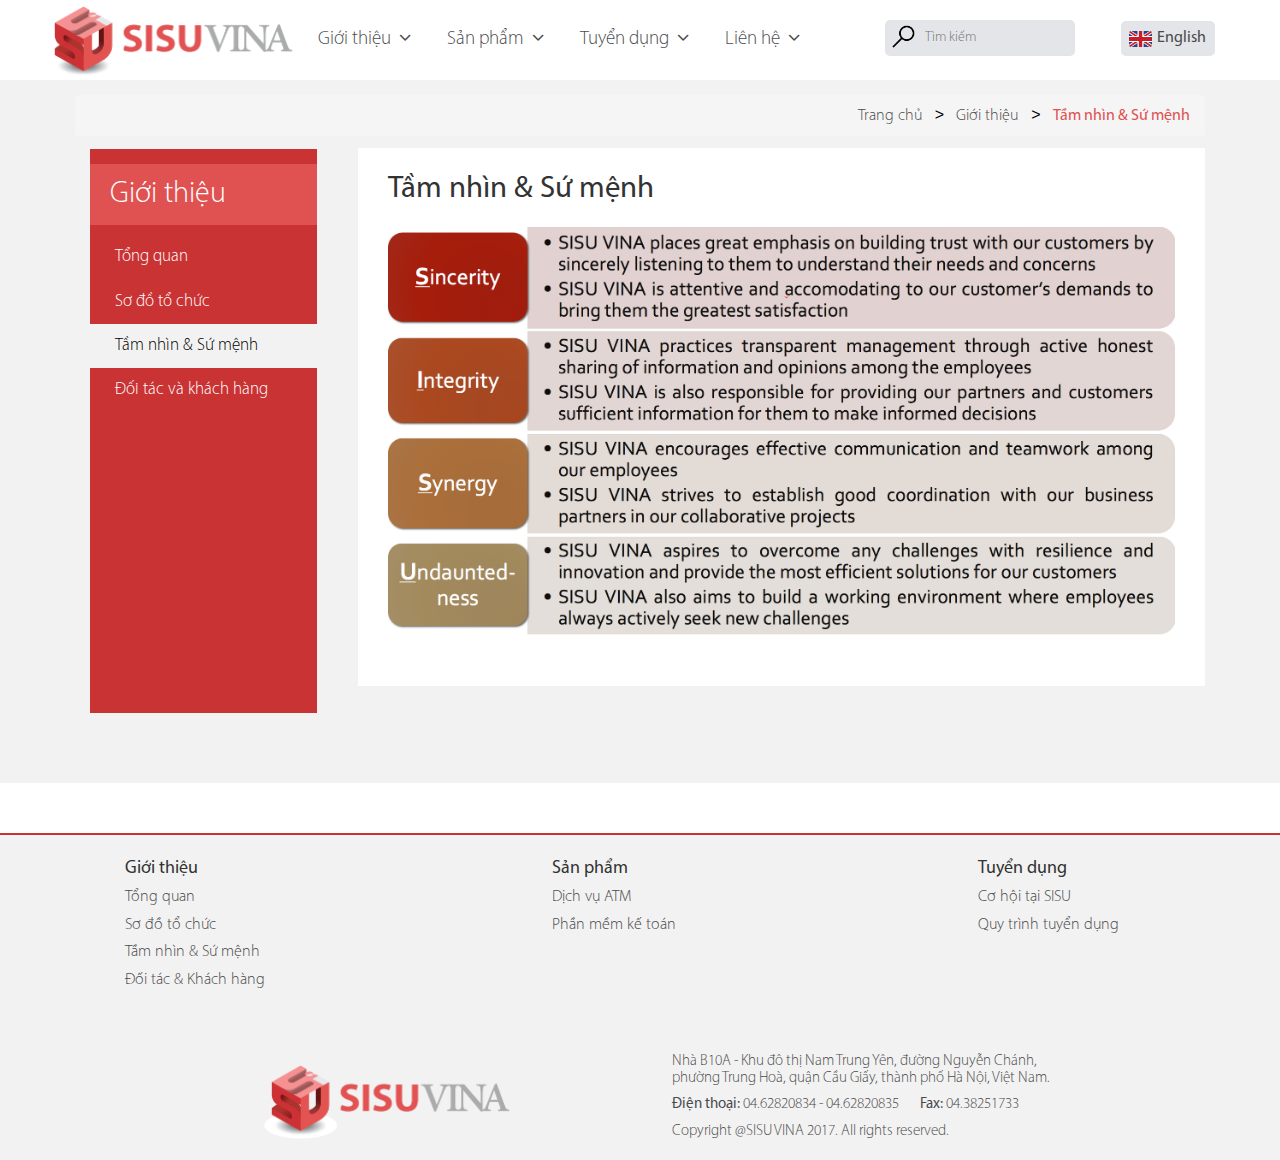
<file: vi-mission.html>
<!DOCTYPE html>
<html>
<head>
  <meta http-equiv="content-type" content="text/html; charset=utf-8">
  <meta name="viewport" content="initial-scale=1, maximum-scale=1">
  <meta name="description" content="Cong ty SISU Vina">
  <meta name="keywords" content="Lorem ipsum">
  <meta name="author" content="SISU Vina">
  <link rel="stylesheet" href="https://maxcdn.bootstrapcdn.com/bootstrap/3.3.7/css/bootstrap.min.css">
  <link rel="stylesheet" href="https://cdnjs.cloudflare.com/ajax/libs/font-awesome/4.7.0/css/font-awesome.min.css">
  <script src="https://ajax.googleapis.com/ajax/libs/jquery/3.2.1/jquery.min.js"></script>
  <script src="https://maxcdn.bootstrapcdn.com/bootstrap/3.3.7/js/bootstrap.min.js"></script>
  <title>SISU Vina</title>
  <link rel="stylesheet" type="text/css" href="static/style-web.css">  <link rel="stylesheet" type="text/css" href="static/style-intro.css">
</head>
<body id="myPage" data-spy="scroll" data-target="navbar" data-offset="100">
<div id ="wrapper">
  <div class = "container text-center">
    <div class="navbar-header"><a href = "index.html"><img src = "static/Images/sisu_logo(final).png" width = 260.125 height = 75.375></a>
      <button type="button" class="navbar-toggle" data-toggle="collapse" data-target="#myNavbar">
        <span class="icon-bar"></span>
        <span class="icon-bar"></span>
        <span class="icon-bar"></span>
        </button>
      </div>
      <div class="collapse navbar-collapse" id="myNavbar">
        <ul class="nav navbar-nav navbar-left">
          <li class="dropdown"><a href="vi-intro.html">Giới thiệu &nbsp<i class = "fa fa-angle-down"></i></a>
          <div class = "dropdown-content">
            <h4><a href="vi-intro.html">Tổng quan</a><h4>
            <h4><a href="vi-organization.html">Sơ đồ tổ chức</a></h4>
            <h4><a href="vi-mission.html">Tầm nhìn & Sứ mệnh</a></h4>
            <h4><a href="vi-clients.html">Đối tác & Khách hàng</a></h4>
          </div>
          </li>
          <li class="dropdown"><a href="vi-products.html">Sản phẩm &nbsp<i class = "fa fa-angle-down"></i></a>
          <div class = "dropdown-content">
            <h4><a href="vi-atm.html">Dịch vụ ATM</a><h4>
            <h4><a href="vi-accsoft.html">Phần mềm kế toán</a></h4>
          </div>
          </li>
          <li class="dropdown"><a href="vi-recruitment.html">Tuyển dụng &nbsp<i class = "fa fa-angle-down"></i></a>
          <div class = "dropdown-content">
            <h4><a href="vi-recruitment.html">Cơ hội tại SISU</a><h4>
            <h4><a href="#">Quy trình tuyển dụng</a></h4>
          </div></li>
          <li class = "contact"><a href="vi-contacts.html">Liên hệ  &nbsp<i class = "fa fa-angle-down"></i></a>
          </li>
        </ul>
        <input type="text" name="search" placeholder="Tìm kiếm" class = "searchbar">
      <a href = "#"><div class = "lang text-center">&nbsp English</div></a>
      </div>
    </div>



  <div class = "container-fluid" style = "background-color: #f2f2f2; padding-bottom: 70px; margin-bottom: -20px">
  <div class = "row">
  <div class="col-md-3">
    <div class="vertical-menu">
      <h2>Giới thiệu</h2>
      <a href="vi-intro.html">Tổng quan</a>
      <a href="vi-organization.html">Sơ đồ tổ chức</a>
      <a href="vi-mission.html" class="active">Tầm nhìn & Sứ mệnh</a>
      <a href="vi-clients.html">Đối tác và khách hàng</a>
    </div>
  </div>
  <ul class="breadcrumb">
    <li><a href="index.html">Trang chủ</a></li>
    <li><a href="vi-intro.html">Giới thiệu</a></li>
    <li><a href="vi-mission.html" class="active">Tầm nhìn & Sứ mệnh</a></li>
  </ul>
  <div class = "col-md-9 col-format">
    <h2 style = "padding-bottom: 10px">Tầm nhìn & Sứ mệnh</h2>
    <img src = "static/Images/services-principles.png" class = "img-responsive">  
  </div>
  </div>
  </div>


<div class = "container" style ="width:100%">
  <div class = "row">
    <div class = "col-md-12">
    <div class = "col-md-4">
      <h4>Giới thiệu</h4>
      <h5><a href ="vi-intro.html">Tổng quan</a></h5>
      <h5><a href ="vi-organization.html">Sơ đồ tổ chức</a></h5>
      <h5><a href ="vi-mission.html">Tầm nhìn & Sứ mệnh</a></h5>
      <h5><a href ="vi-clients.html">Đối tác & Khách hàng</a></h5>
    </div>
    <div class = "col-md-4">
      <h4>Sản phẩm</h4>
      <h5><a href ="vi-atm.html">Dịch vụ ATM</a></h5>
      <h5><a href ="vi-accsoft.html">Phần mềm kế toán</a></h5>
    </div>
    <div class = "col-md-4">
      <h4>Tuyển dụng</h4>
      <h5><a href ="vi-recruitment.html">Cơ hội tại SISU</a></h5>
      <h5><a href ="#">Quy trình tuyển dụng</a></h5>
    </div>
    <img class = "bottom-img" src = "static/Images/sisu_logo(final).png" width = 260.125 height = 75.375>
    <div class = "bottom-text">
      <h5>Nhà B10A - Khu đô thị Nam Trung Yên, đường Nguyễn Chánh,<br>phường Trung Hoà, quận Cầu Giấy, thành phố Hà Nội, Việt Nam.</h5>
      <h5><span>Điện thoại:</span> 04.62820834 - 04.62820835 &nbsp &nbsp &nbsp <span>Fax:</span> 04.38251733</h5>
      <h5>Copyright @SISU VINA 2017. All rights reserved.</h5>
    </div>
    </div>
  </div>
</div>
</div>
</body>
</html>
</file>
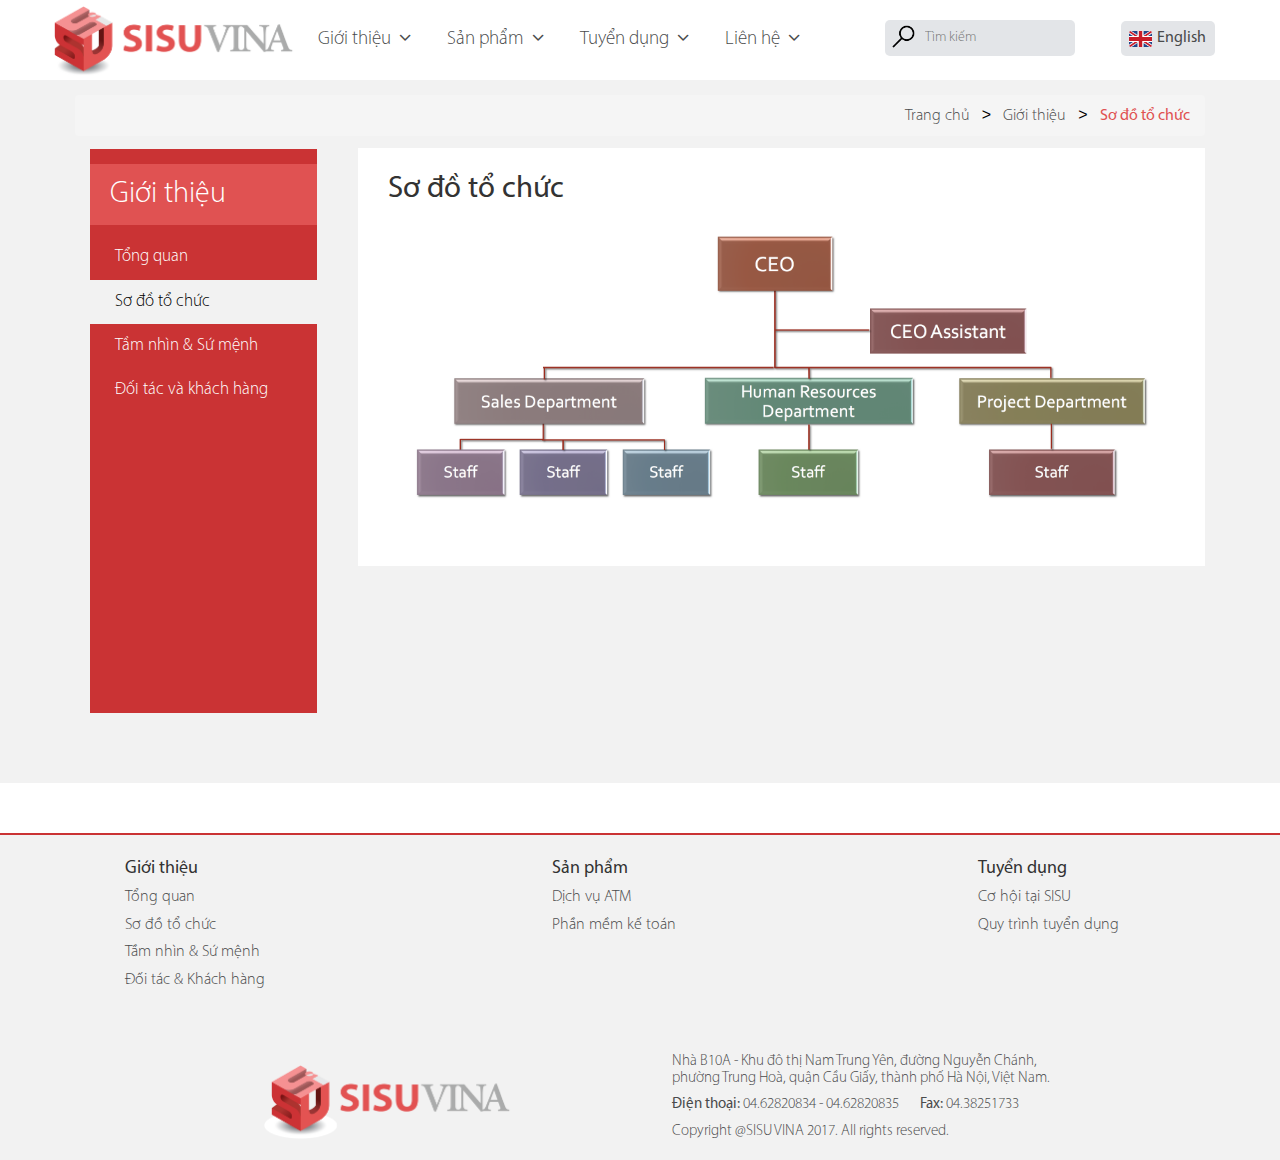
<file: vi-organization.html>
<!DOCTYPE html>
<html>
<head>
  <meta http-equiv="content-type" content="text/html; charset=utf-8">
  <meta name="viewport" content="initial-scale=1, maximum-scale=1">
  <meta name="description" content="Cong ty SISU Vina">
  <meta name="keywords" content="Lorem ipsum">
  <meta name="author" content="SISU Vina">
  <link rel="stylesheet" href="https://maxcdn.bootstrapcdn.com/bootstrap/3.3.7/css/bootstrap.min.css">
  <link rel="stylesheet" href="https://cdnjs.cloudflare.com/ajax/libs/font-awesome/4.7.0/css/font-awesome.min.css">
  <script src="https://ajax.googleapis.com/ajax/libs/jquery/3.2.1/jquery.min.js"></script>
  <script src="https://maxcdn.bootstrapcdn.com/bootstrap/3.3.7/js/bootstrap.min.js"></script>
  <title>SISU Vina</title>
  <link rel="stylesheet" type="text/css" href="static/style-web.css">  
  <link rel="stylesheet" type="text/css" href="static/style-intro.css">
</head>
<body id="myPage" data-spy="scroll" data-target="navbar" data-offset="100">
<div id ="wrapper">
  <div class = "container text-center">
    <div class="navbar-header"><a href = "index.html"><img src = "static/Images/sisu_logo(final).png" width = 260.125 height = 75.375></a>
      <button type="button" class="navbar-toggle" data-toggle="collapse" data-target="#myNavbar">
        <span class="icon-bar"></span>
        <span class="icon-bar"></span>
        <span class="icon-bar"></span>
        </button>
      </div>
      <div class="collapse navbar-collapse" id="myNavbar">
        <ul class="nav navbar-nav navbar-left">
          <li class="dropdown"><a href="vi-intro.html">Giới thiệu &nbsp<i class = "fa fa-angle-down"></i></a>
          <div class = "dropdown-content">
            <h4><a href="vi-intro.html">Tổng quan</a><h4>
            <h4><a href="vi-organization.html">Sơ đồ tổ chức</a></h4>
            <h4><a href="vi-mission.html">Tầm nhìn & Sứ mệnh</a></h4>
            <h4><a href="vi-clients.html">Đối tác & Khách hàng</a></h4>
          </div>
          </li>
          <li class="dropdown"><a href="vi-products.html">Sản phẩm &nbsp<i class = "fa fa-angle-down"></i></a>
          <div class = "dropdown-content">
            <h4><a href="vi-atm.html">Dịch vụ ATM</a><h4>
            <h4><a href="vi-accsoft.html">Phần mềm kế toán</a></h4>
          </div>
          </li>
          <li class="dropdown"><a href="vi-recruitment.html">Tuyển dụng &nbsp<i class = "fa fa-angle-down"></i></a>
          <div class = "dropdown-content">
            <h4><a href="vi-recruitment.html">Cơ hội tại SISU</a><h4>
            <h4><a href="#">Quy trình tuyển dụng</a></h4>
          </div></li>
          <li class = "contact"><a href="vi-contacts.html">Liên hệ  &nbsp<i class = "fa fa-angle-down"></i></a>
          </li>
        </ul>
        <input type="text" name="search" placeholder="Tìm kiếm" class = "searchbar">
      <a href = "#"><div class = "lang text-center">&nbsp English</div></a>
      </div>
    </div>


  <div class = "container-fluid" style = "background-color: #f2f2f2; padding-bottom: 70px; margin-bottom: -20px">
  <div class = "row">
  <div class="col-md-3">
    <div class="vertical-menu">
      <h2>Giới thiệu</h2>
      <a href="vi-intro.html">Tổng quan</a>
      <a href="vi-organization.html" class="active">Sơ đồ tổ chức</a>
      <a href="vi-mission.html">Tầm nhìn & Sứ mệnh</a>
      <a href="vi-clients.html">Đối tác và khách hàng</a>
    </div>
  </div>
  <ul class="breadcrumb">
    <li><a href="index.html">Trang chủ</a></li>
    <li><a href="vi-intro.html">Giới thiệu</a></li>
    <li><a href="vi-organization.html" class="active">Sơ đồ tổ chức</a></li>
  </ul>
  <div class = "col-md-9 col-format">
    <h2>Sơ đồ tổ chức</h2>
    <img src = "static/Images/organization.png" class = "img-responsive">
  </div>
  </div>
  </div>


<div class = "container" style ="width:100%">
  <div class = "row">
    <div class = "col-md-12">
    <div class = "col-md-4">
      <h4>Giới thiệu</h4>
      <h5><a href ="vi-intro.html">Tổng quan</a></h5>
      <h5><a href ="vi-organization.html">Sơ đồ tổ chức</a></h5>
      <h5><a href ="vi-mission.html">Tầm nhìn & Sứ mệnh</a></h5>
      <h5><a href ="vi-clients.html">Đối tác & Khách hàng</a></h5>
    </div>
    <div class = "col-md-4">
      <h4>Sản phẩm</h4>
      <h5><a href ="vi-atm.html">Dịch vụ ATM</a></h5>
      <h5><a href ="vi-accsoft.html">Phần mềm kế toán</a></h5>
    </div>
    <div class = "col-md-4">
      <h4>Tuyển dụng</h4>
      <h5><a href ="vi-recruitment.html">Cơ hội tại SISU</a></h5>
      <h5><a href ="#">Quy trình tuyển dụng</a></h5>
    </div>
    <img class = "bottom-img" src = "static/Images/sisu_logo(final).png" width = 260.125 height = 75.375>
    <div class = "bottom-text">
      <h5>Nhà B10A - Khu đô thị Nam Trung Yên, đường Nguyễn Chánh,<br>phường Trung Hoà, quận Cầu Giấy, thành phố Hà Nội, Việt Nam.</h5>
      <h5><span>Điện thoại:</span> 04.62820834 - 04.62820835 &nbsp &nbsp &nbsp <span>Fax:</span> 04.38251733</h5>
      <h5>Copyright @SISU VINA 2017. All rights reserved.</h5>
    </div>
    </div>
  </div>
</div>
</div>
</body>
</html>
</file>
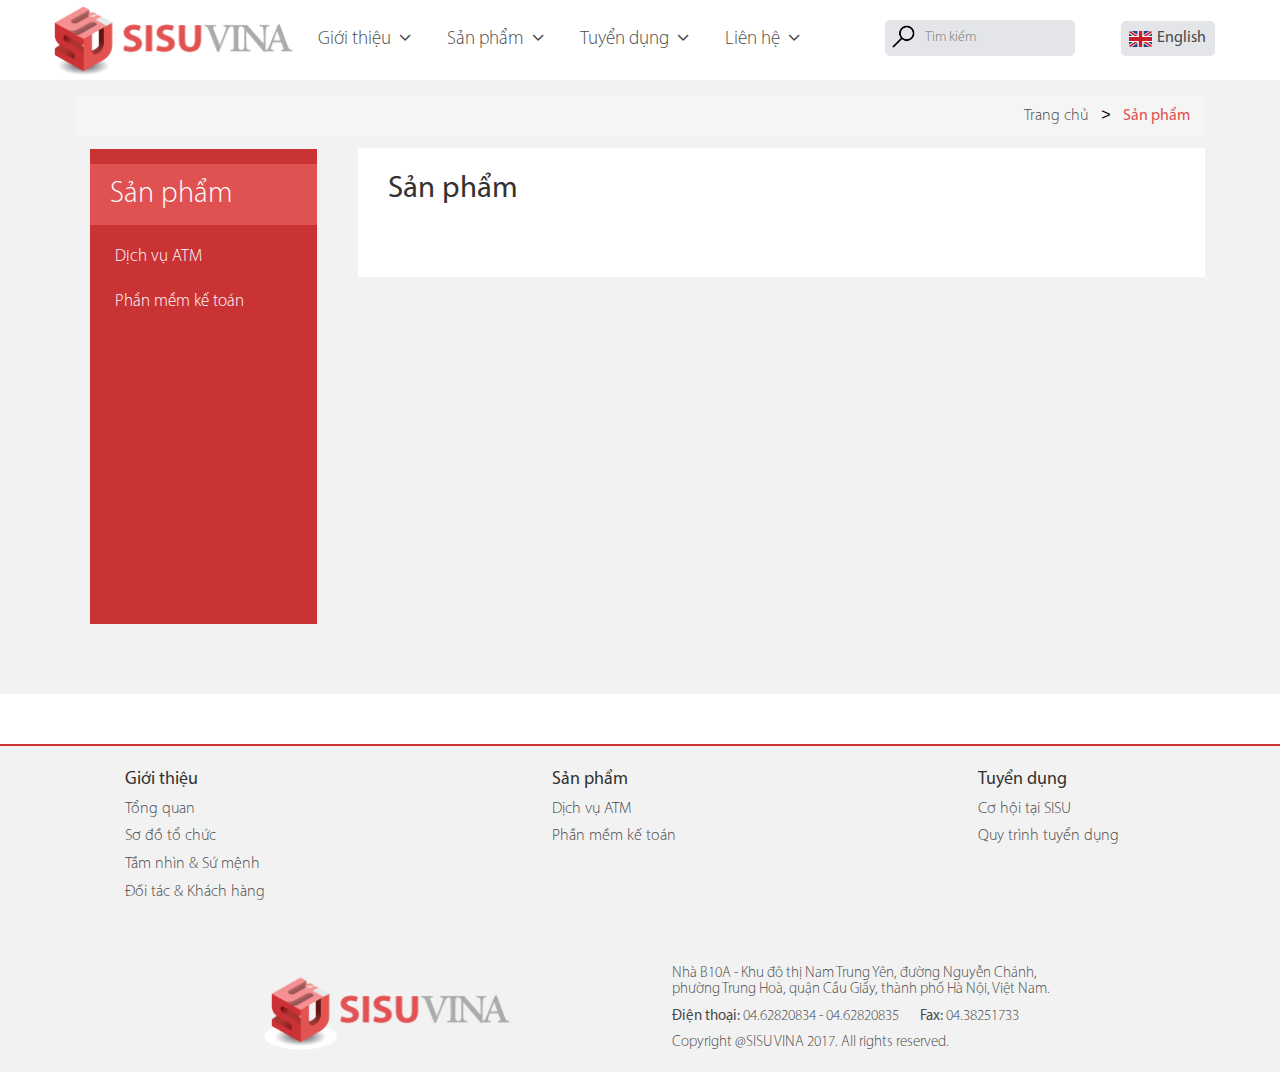
<file: vi-products.html>
<!DOCTYPE html>
<html>
<head>
  <meta http-equiv="content-type" content="text/html; charset=utf-8">
  <meta name="viewport" content="initial-scale=1, maximum-scale=1">
  <meta name="description" content="Cong ty SISU Vina">
  <meta name="keywords" content="Lorem ipsum">
  <meta name="author" content="SISU Vina">
  <link rel="stylesheet" href="https://maxcdn.bootstrapcdn.com/bootstrap/3.3.7/css/bootstrap.min.css">
  <link rel="stylesheet" href="https://cdnjs.cloudflare.com/ajax/libs/font-awesome/4.7.0/css/font-awesome.min.css">
  <script src="https://ajax.googleapis.com/ajax/libs/jquery/3.2.1/jquery.min.js"></script>
  <script src="https://maxcdn.bootstrapcdn.com/bootstrap/3.3.7/js/bootstrap.min.js"></script>
  <title>SISU Vina</title>
  <link rel="stylesheet" type="text/css" href="static/style-web.css">  <link rel="stylesheet" type="text/css" href="static/style-intro.css">
</head>
<body id="myPage" data-spy="scroll" data-target="navbar" data-offset="100">
<div id ="wrapper">
  <div class = "container text-center">
    <div class="navbar-header"><a href = "index.html"><img src = "static/Images/sisu_logo(final).png" width = 260.125 height = 75.375></a>
      <button type="button" class="navbar-toggle" data-toggle="collapse" data-target="#myNavbar">
        <span class="icon-bar"></span>
        <span class="icon-bar"></span>
        <span class="icon-bar"></span>
        </button>
      </div>
      <div class="collapse navbar-collapse" id="myNavbar">
        <ul class="nav navbar-nav navbar-left">
          <li class="dropdown"><a href="vi-intro.html">Giới thiệu &nbsp<i class = "fa fa-angle-down"></i></a>
          <div class = "dropdown-content">
            <h4><a href="vi-intro.html">Tổng quan</a><h4>
            <h4><a href="vi-organization.html">Sơ đồ tổ chức</a></h4>
            <h4><a href="vi-mission.html">Tầm nhìn & Sứ mệnh</a></h4>
            <h4><a href="vi-clients.html">Đối tác & Khách hàng</a></h4>
          </div>
          </li>
          <li class="dropdown"><a href="vi-products.html">Sản phẩm &nbsp<i class = "fa fa-angle-down"></i></a>
          <div class = "dropdown-content">
            <h4><a href="vi-atm.html">Dịch vụ ATM</a><h4>
            <h4><a href="vi-accsoft.html">Phần mềm kế toán</a></h4>
          </div>
          </li>
          <li class="dropdown"><a href="vi-recruitment.html">Tuyển dụng &nbsp<i class = "fa fa-angle-down"></i></a>
          <div class = "dropdown-content">
            <h4><a href="vi-recruitment.html">Cơ hội tại SISU</a><h4>
            <h4><a href="#">Quy trình tuyển dụng</a></h4>
          </div></li>
          <li class = "contact"><a href="vi-contacts.html">Liên hệ  &nbsp<i class = "fa fa-angle-down"></i></a>
          </li>
        </ul>
        <input type="text" name="search" placeholder="Tìm kiếm" class = "searchbar">
      <a href = "#"><div class = "lang text-center">&nbsp English</div></a>
      </div>
    </div>


  <div class = "container-fluid" style = "background-color: #f2f2f2; padding-bottom: 70px; margin-bottom: -20px">
  <div class = "row">
  <div class="col-md-3">
    <div class="vertical-menu">
      <h2>Sản phẩm</h2>
      <a href="vi-atm.html">Dịch vụ ATM</a>
      <a href="vi-accsoft.html">Phần mềm kế toán</a>
    </div>
  </div>
  <ul class="breadcrumb">
    <li><a href="index.html">Trang chủ</a></li>
    <li><a href="vi-products.html" class = "active">Sản phẩm</a></li>
  </ul>
  <div class = "col-md-9 col-format">
    <h2 style = "padding-bottom: 10px">Sản phẩm</h2>  
  </div>
  </div>
  </div>



<div class = "container" style ="width:100%">
  <div class = "row">
    <div class = "col-md-12">
    <div class = "col-md-4">
      <h4>Giới thiệu</h4>
      <h5><a href ="vi-intro.html">Tổng quan</a></h5>
      <h5><a href ="vi-organization.html">Sơ đồ tổ chức</a></h5>
      <h5><a href ="vi-mission.html">Tầm nhìn & Sứ mệnh</a></h5>
      <h5><a href ="vi-clients.html">Đối tác & Khách hàng</a></h5>
    </div>
    <div class = "col-md-4">
      <h4>Sản phẩm</h4>
      <h5><a href ="vi-atm.html">Dịch vụ ATM</a></h5>
      <h5><a href ="vi-accsoft.html">Phần mềm kế toán</a></h5>
    </div>
    <div class = "col-md-4">
      <h4>Tuyển dụng</h4>
      <h5><a href ="vi-recruitment.html">Cơ hội tại SISU</a></h5>
      <h5><a href ="#">Quy trình tuyển dụng</a></h5>
    </div>
    <img class = "bottom-img" src = "static/Images/sisu_logo(final).png" width = 260.125 height = 75.375>
    <div class = "bottom-text">
      <h5>Nhà B10A - Khu đô thị Nam Trung Yên, đường Nguyễn Chánh,<br>phường Trung Hoà, quận Cầu Giấy, thành phố Hà Nội, Việt Nam.</h5>
      <h5><span>Điện thoại:</span> 04.62820834 - 04.62820835 &nbsp &nbsp &nbsp <span>Fax:</span> 04.38251733</h5>
      <h5>Copyright @SISU VINA 2017. All rights reserved.</h5>
    </div>
    </div>
  </div>
</div>
</div>
</body>
</html>
</file>
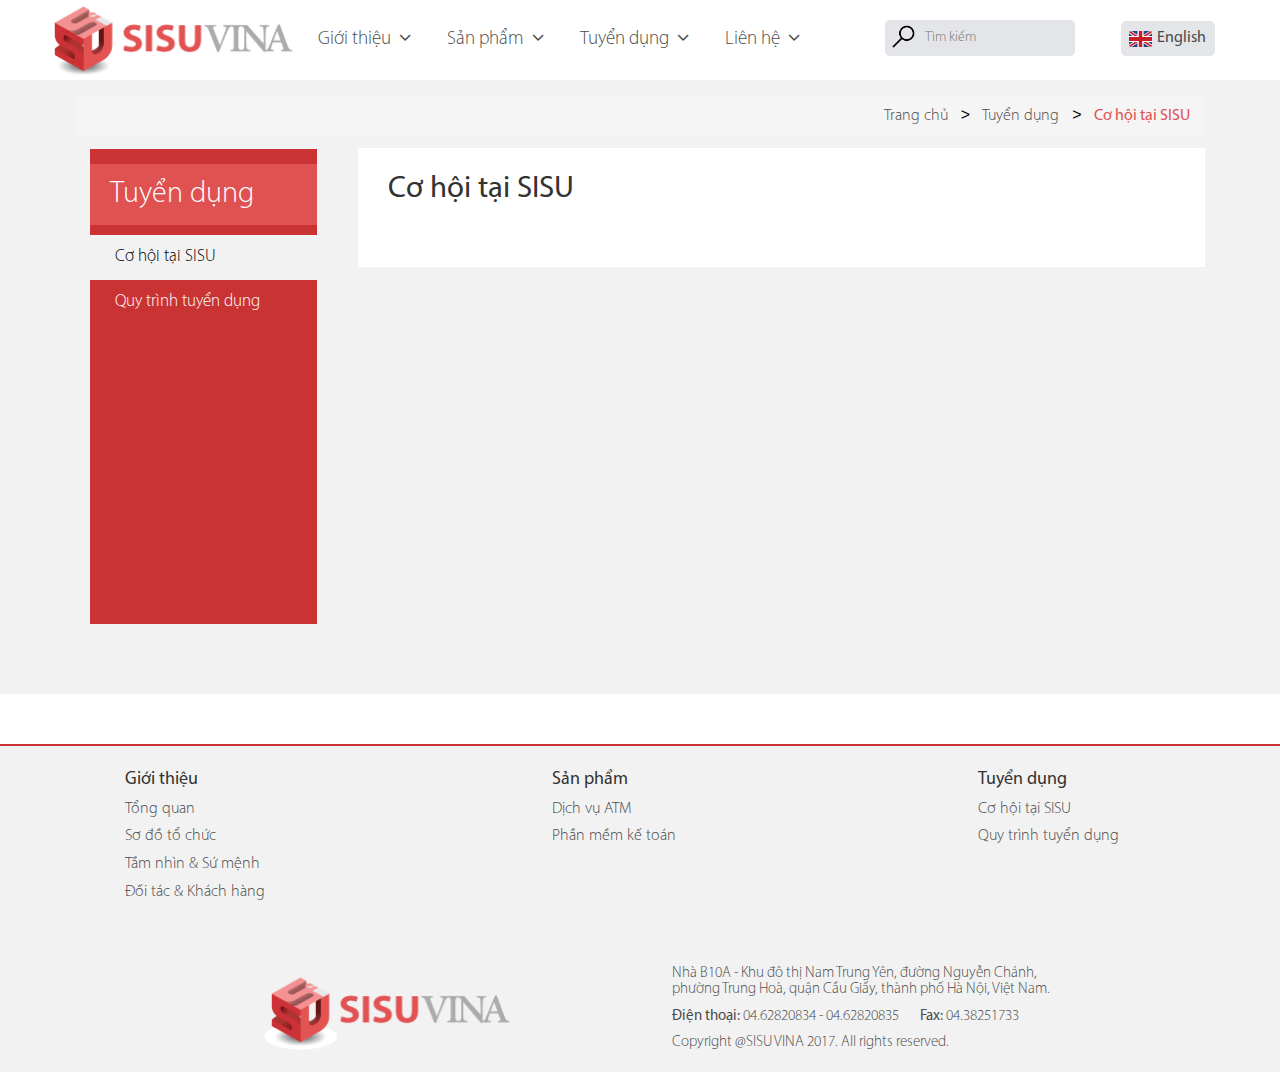
<file: vi-recruitment.html>
<!DOCTYPE html>
<html>
<head>
  <meta http-equiv="content-type" content="text/html; charset=utf-8">
  <meta name="viewport" content="initial-scale=1, maximum-scale=1">
  <meta name="description" content="Cong ty SISU Vina">
  <meta name="keywords" content="Lorem ipsum">
  <meta name="author" content="SISU Vina">
  <link rel="stylesheet" href="https://maxcdn.bootstrapcdn.com/bootstrap/3.3.7/css/bootstrap.min.css">
  <link rel="stylesheet" href="https://cdnjs.cloudflare.com/ajax/libs/font-awesome/4.7.0/css/font-awesome.min.css">
  <script src="https://ajax.googleapis.com/ajax/libs/jquery/3.2.1/jquery.min.js"></script>
  <script src="https://maxcdn.bootstrapcdn.com/bootstrap/3.3.7/js/bootstrap.min.js"></script>
  <title>SISU Vina</title>
  <link rel="stylesheet" type="text/css" href="static/style-web.css">  <link rel="stylesheet" type="text/css" href="static/style-intro.css">
  <link rel="stylesheet" type="text/css" href="static/style-intro.css">
</head>
<body id="myPage" data-spy="scroll" data-target="navbar" data-offset="100">
<div id ="wrapper">
  <div class = "container text-center">
    <div class="navbar-header"><a href = "index.html"><img src = "static/Images/sisu_logo(final).png" width = 260.125 height = 75.375></a>
      <button type="button" class="navbar-toggle" data-toggle="collapse" data-target="#myNavbar">
        <span class="icon-bar"></span>
        <span class="icon-bar"></span>
        <span class="icon-bar"></span>
        </button>
      </div>
      <div class="collapse navbar-collapse" id="myNavbar">
        <ul class="nav navbar-nav navbar-left">
          <li class="dropdown"><a href="vi-intro.html">Giới thiệu &nbsp<i class = "fa fa-angle-down"></i></a>
          <div class = "dropdown-content">
            <h4><a href="vi-intro.html">Tổng quan</a><h4>
            <h4><a href="vi-organization.html">Sơ đồ tổ chức</a></h4>
            <h4><a href="vi-mission.html">Tầm nhìn & Sứ mệnh</a></h4>
            <h4><a href="vi-clients.html">Đối tác & Khách hàng</a></h4>
          </div>
          </li>
          <li class="dropdown"><a href="vi-products.html">Sản phẩm &nbsp<i class = "fa fa-angle-down"></i></a>
          <div class = "dropdown-content">
            <h4><a href="vi-atm.html">Dịch vụ ATM</a><h4>
            <h4><a href="vi-accsoft.html">Phần mềm kế toán</a></h4>
          </div>
          </li>
          <li class="dropdown"><a href="vi-recruitment.html">Tuyển dụng &nbsp<i class = "fa fa-angle-down"></i></a>
          <div class = "dropdown-content">
            <h4><a href="vi-recruitment.html">Cơ hội tại SISU</a><h4>
            <h4><a href="#">Quy trình tuyển dụng</a></h4>
          </div></li>
          <li class = "contact"><a href="vi-contacts.html">Liên hệ  &nbsp<i class = "fa fa-angle-down"></i></a>
          </li>
        </ul>
        <input type="text" name="search" placeholder="Tìm kiếm" class = "searchbar">
      <a href = "#"><div class = "lang text-center">&nbsp English</div></a>
      </div>
    </div>


  <div class = "container-fluid" style = "background-color: #f2f2f2; padding-bottom: 70px; margin-bottom: -20px">
  <div class = "row">
  <div class="col-md-3">
    <div class="vertical-menu">
      <h2>Tuyển dụng</h2>
      <a href="vi-recruitment.html" class="active">Cơ hội tại SISU</a>
      <a href="#">Quy trình tuyển dụng</a>
    </div>
  </div>
  <ul class="breadcrumb">
    <li><a href="index.html">Trang chủ</a></li>
    <li><a href="vi-recruitment.html">Tuyển dụng</a></li>
    <li><a href="vi-recruitment.html" class="active">Cơ hội tại SISU</a></li>
  </ul>
  <div class = "col-md-9 col-format">
    <h2>Cơ hội tại SISU</h2>
    
  </div>
  </div>
  </div>


<div class = "container" style ="width:100%">
  <div class = "row">
    <div class = "col-md-12">
    <div class = "col-md-4">
      <h4>Giới thiệu</h4>
      <h5><a href ="vi-intro.html">Tổng quan</a></h5>
      <h5><a href ="vi-organization.html">Sơ đồ tổ chức</a></h5>
      <h5><a href ="vi-mission.html">Tầm nhìn & Sứ mệnh</a></h5>
      <h5><a href ="vi-clients.html">Đối tác & Khách hàng</a></h5>
    </div>
    <div class = "col-md-4">
      <h4>Sản phẩm</h4>
      <h5><a href ="vi-atm.html">Dịch vụ ATM</a></h5>
      <h5><a href ="vi-accsoft.html">Phần mềm kế toán</a></h5>
    </div>
    <div class = "col-md-4">
      <h4>Tuyển dụng</h4>
      <h5><a href ="vi-recruitment.html">Cơ hội tại SISU</a></h5>
      <h5><a href ="#">Quy trình tuyển dụng</a></h5>
    </div>
    <img class = "bottom-img" src = "static/Images/sisu_logo(final).png" width = 260.125 height = 75.375>
    <div class = "bottom-text">
      <h5>Nhà B10A - Khu đô thị Nam Trung Yên, đường Nguyễn Chánh,<br>phường Trung Hoà, quận Cầu Giấy, thành phố Hà Nội, Việt Nam.</h5>
      <h5><span>Điện thoại:</span> 04.62820834 - 04.62820835 &nbsp &nbsp &nbsp <span>Fax:</span> 04.38251733</h5>
      <h5>Copyright @SISU VINA 2017. All rights reserved.</h5>
    </div>
    </div>
  </div>
</div>
</div>
</body>
</html>
</file>
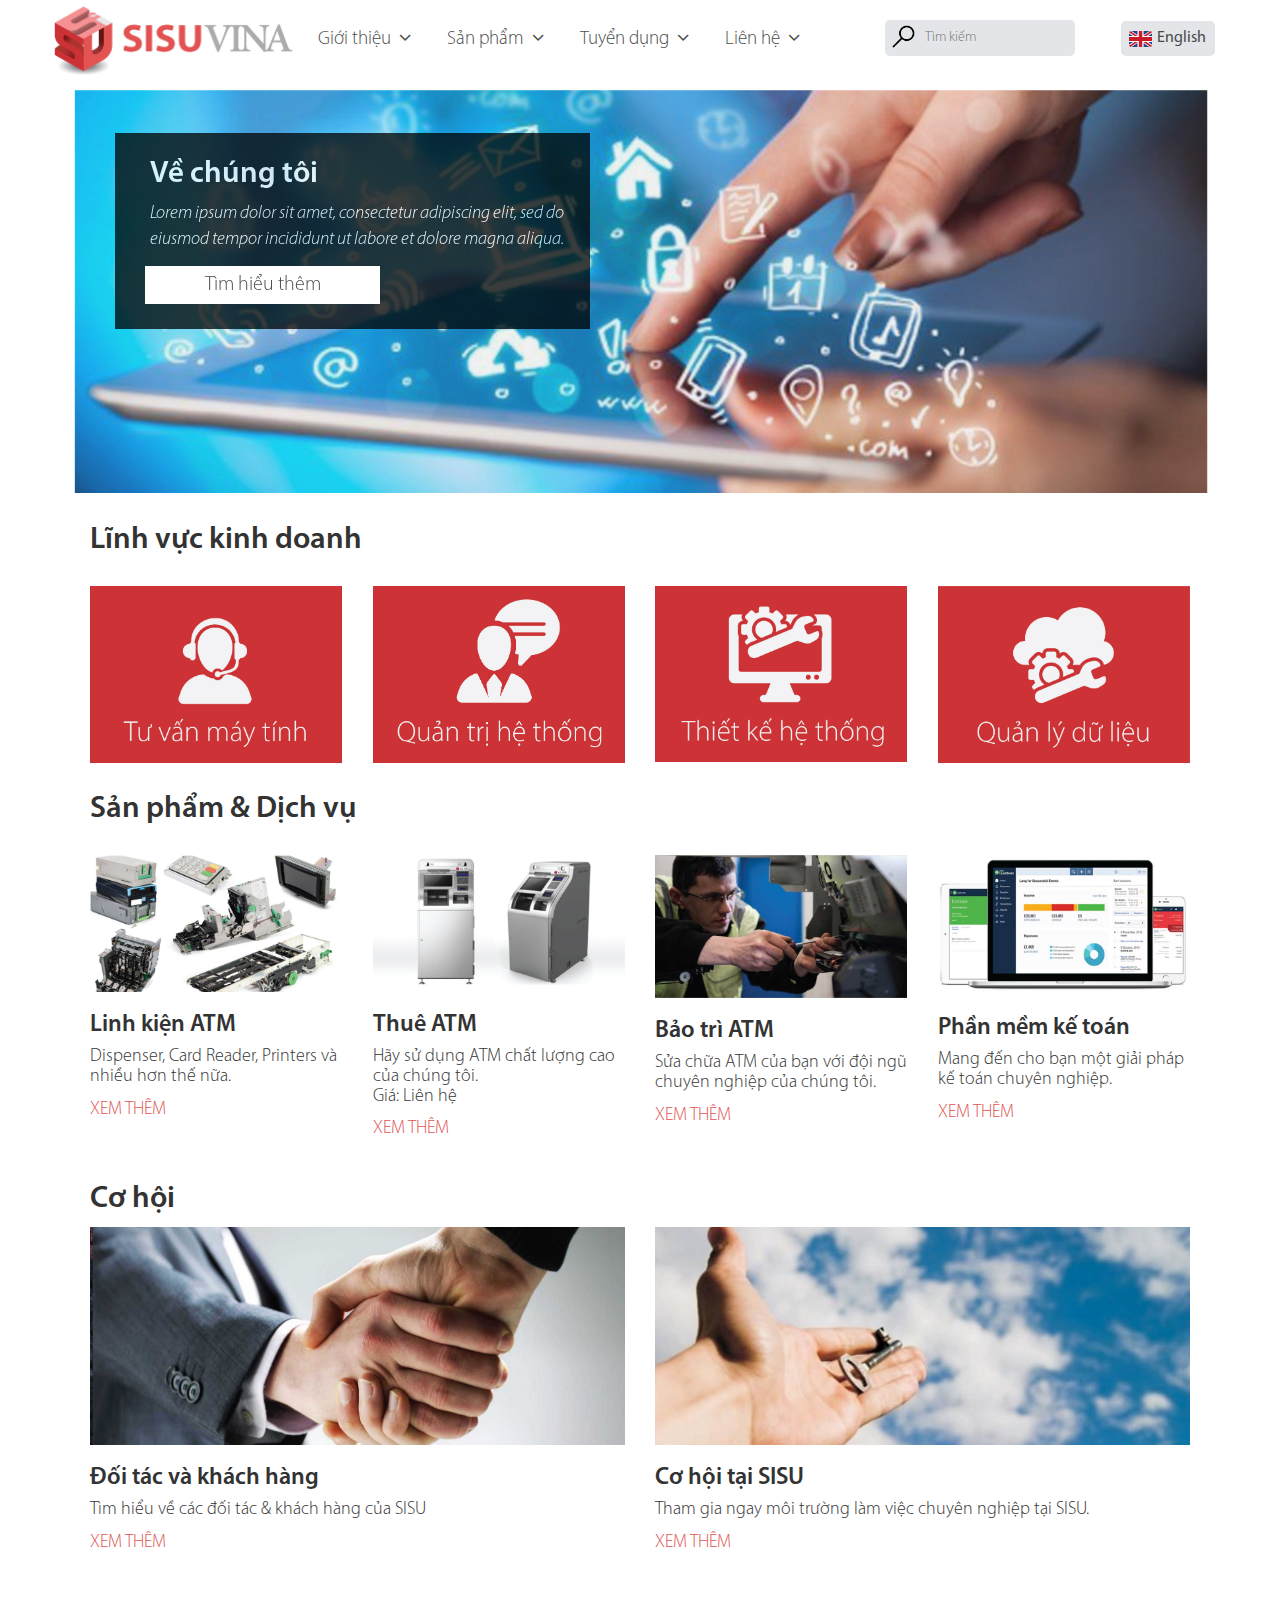
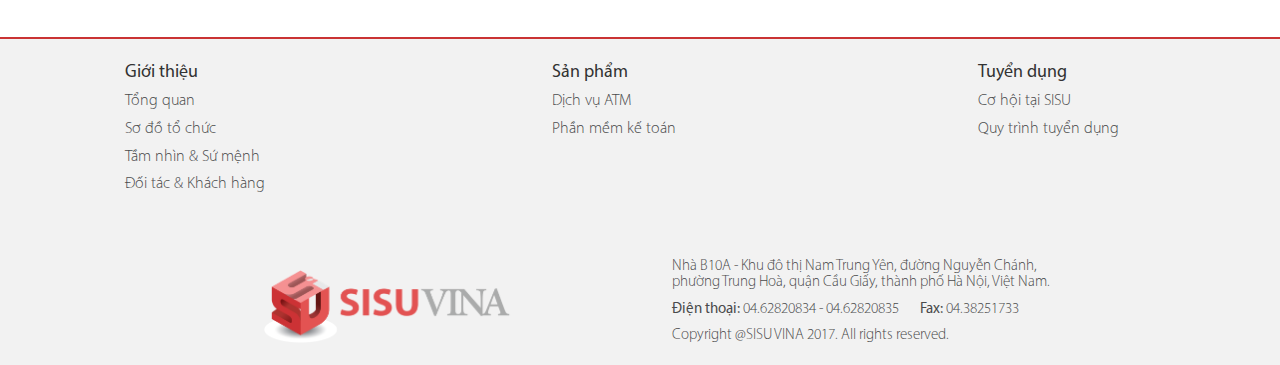
<file: vi-web.html>
<!DOCTYPE html>
<html>
<head>
  <meta http-equiv="content-type" content="text/html; charset=utf-8">
  <meta name="viewport" content="initial-scale=1, maximum-scale=1">
  <meta name="description" content="Cong ty SISU Vina">
  <meta name="keywords" content="Lorem ipsum">
  <meta name="author" content="SISU Vina">
  <link rel="stylesheet" href="https://maxcdn.bootstrapcdn.com/bootstrap/3.3.7/css/bootstrap.min.css">
  <link rel="stylesheet" href="https://cdnjs.cloudflare.com/ajax/libs/font-awesome/4.7.0/css/font-awesome.min.css">
  <script src="https://ajax.googleapis.com/ajax/libs/jquery/3.2.1/jquery.min.js"></script>
  <script src="https://maxcdn.bootstrapcdn.com/bootstrap/3.3.7/js/bootstrap.min.js"></script>
  <title>SISU Vina</title>
  <link rel="stylesheet" type="text/css" href="static/style-web.css">
</head>
<body id="myPage" data-spy="scroll" data-target="navbar" data-offset="100">
<div id ="wrapper">
  <div class = "container text-center">
    <div class="navbar-header"><a href = "vi-web.html"><img src = "static/Images/sisu_logo(final).png" width = 260.125 height = 75.375></a>
      <button type="button" class="navbar-toggle" data-toggle="collapse" data-target="#myNavbar">
        <span class="icon-bar"></span>
        <span class="icon-bar"></span>
        <span class="icon-bar"></span>
        </button>
      </div>
      <div class="collapse navbar-collapse" id="myNavbar">
        <ul class="nav navbar-nav navbar-left">
          <li class="dropdown"><a href="vi-intro.html">Giới thiệu &nbsp<i class = "fa fa-angle-down"></i></a>
          <div class = "dropdown-content">
            <h4><a href="vi-intro.html">Tổng quan</a><h4>
            <h4><a href="vi-organization.html">Sơ đồ tổ chức</a></h4>
            <h4><a href="vi-mission.html">Tầm nhìn & Sứ mệnh</a></h4>
            <h4><a href="vi-clients.html">Đối tác & Khách hàng</a></h4>
          </div>
          </li>
          <li class="dropdown"><a href="vi-products.html">Sản phẩm &nbsp<i class = "fa fa-angle-down"></i></a>
          <div class = "dropdown-content">
            <h4><a href="vi-atm.html">Dịch vụ ATM</a><h4>
            <h4><a href="vi-accsoft.html">Phần mềm kế toán</a></h4>
          </div>
          </li>
          <li class="dropdown"><a href="vi-recruitment.html">Tuyển dụng &nbsp<i class = "fa fa-angle-down"></i></a>
          <div class = "dropdown-content">
            <h4><a href="vi-recruitment.html">Cơ hội tại SISU</a><h4>
            <h4><a href="#">Quy trình tuyển dụng</a></h4>
          </div></li>
          <li class = "contact"><a href="vi-contacts.html">Liên hệ  &nbsp<i class = "fa fa-angle-down"></i></a>
          </li>
        </ul>
        <form action = "http://www.google.com/search">
        <input type = "text" name="q" placeholder="Tìm kiếm" class = "searchbar">
        </form>
      <a href = "#"><div class = "lang text-center">&nbsp English</div></a>
      </div>
    </div>



<div class = "container-fluid format">
      <img class="img-responsive" src="static/Images/about.png" style = " opacity: 90%; filter: brightness(95%)">
      <div class = "intro-text"><h2>Về chúng tôi</h2>
      <p class = "top-text">Lorem ipsum dolor sit amet, consectetur adipiscing elit, sed do eiusmod tempor incididunt ut labore et dolore magna aliqua.</p></div>
      <a href = "#"><div class = "more">Tìm hiểu thêm</div></a>
    </div>

<div class = "container-fluid">
<h2 class = "first-mod">Lĩnh vực kinh doanh</h2>
<div class="row">
  <div class = "col-md-3"><img src = "static/Images/tuvan.jpeg" class = "img-responsive"></div>
  <div class = "col-md-3"><img src = "static/Images/quantri.jpeg" class = "img-responsive"></div>
  <div class = "col-md-3"><img src = "static/Images/thietke.jpeg" class = "img-responsive"></div>
  <div class = "col-md-3"><img src = "static/Images/quanly.jpeg" class = "img-responsive"></div>
</div>
<h2 style ="margin-top: 30px">Sản phẩm & Dịch vụ</h2>
  <div class="row">
  <div class = "col-md-3"><img src = "static/Images/linhkienatm.jpeg" class = "img-responsive">
  <h3>Linh kiện ATM</h3>
  <h4>Dispenser, Card Reader, Printers và nhiều hơn thế nữa.</h4>
  <a href = "vi-atm.html"><p>XEM THÊM</p></a>
  </div>
  <div class = "col-md-3"><img src = "static/Images/thueatm.jpeg" class = "img-responsive">
  <h3>Thuê ATM</h3>
  <h4>Hãy sử dụng ATM chất lượng cao của chúng tôi.
    <br>Giá: Liên hệ
  </h4>
  <a href = "vi-atm.html"><p>XEM THÊM</p></a>
  </div>
  <div class = "col-md-3"><img src = "static/Images/baotriatm.jpeg" class = "img-responsive">
  <h3>Bảo trì ATM</h3>
  <h4>Sửa chữa ATM của bạn với đội ngũ chuyên nghiệp của chúng tôi.</h4>
  <a href = "vi-atm.html"><p>XEM THÊM</p></a>
  </div>
  <div class = "col-md-3"><img src = "static/Images/ketoan.jpeg" class = "img-responsive">
  <h3>Phần mềm kế toán</h3>
  <h4>Mang đến cho bạn một giải pháp kế toán chuyên nghiệp.</h4>
  <a href = "vi-accsoft.html"><p>XEM THÊM</p></a>
  </div>
  </div>
  <h2 style ="margin-top: 30px">Cơ hội</h2>
  <div class = "row">
    <div class = "col-md-6"><img src = "static/Images/doitac.png" class = "img-responsive">
  <h3>Đối tác và khách hàng</h3>
  <h4>Tìm hiểu về các đối tác & khách hàng của SISU</h4>
  <a href = "vi-clients.html"><p>XEM THÊM</p></a>
  </div>
  <div class = "col-md-6"><img src = "static/Images/cohoi.png" class = "img-responsive">
  <h3>Cơ hội tại SISU</h3>
  <h4>Tham gia ngay môi trường làm việc chuyên nghiệp tại SISU.</h4>
  <a href = "vi-recruitment.html"><p>XEM THÊM</p></a>
</div>
</div>
</div>




<div class = "container" style ="width:100%">
  <div class = "row">
    <div class = "col-md-12">
    <div class = "col-md-4">
      <h4>Giới thiệu</h4>
      <h5><a href ="vi-intro.html">Tổng quan</a></h5>
      <h5><a href ="vi-organization.html">Sơ đồ tổ chức</a></h5>
      <h5><a href ="vi-mission.html">Tầm nhìn & Sứ mệnh</a></h5>
      <h5><a href ="vi-clients.html">Đối tác & Khách hàng</a></h5>
    </div>
    <div class = "col-md-4">
      <h4>Sản phẩm</h4>
      <h5><a href ="vi-atm.html">Dịch vụ ATM</a></h5>
      <h5><a href ="vi-accsoft.html">Phần mềm kế toán</a></h5>
    </div>
    <div class = "col-md-4">
      <h4>Tuyển dụng</h4>
      <h5><a href ="vi-recruitment.html">Cơ hội tại SISU</a></h5>
      <h5><a href ="#">Quy trình tuyển dụng</a></h5>
    </div>
    <img class = "bottom-img" src = "static/Images/sisu_logo(final).png" width = 260.125 height = 75.375>
    <div class = "bottom-text">
      <h5>Nhà B10A - Khu đô thị Nam Trung Yên, đường Nguyễn Chánh,<br>phường Trung Hoà, quận Cầu Giấy, thành phố Hà Nội, Việt Nam.</h5>
      <h5><span>Điện thoại:</span> 04.62820834 - 04.62820835 &nbsp &nbsp &nbsp <span>Fax:</span> 04.38251733</h5>
      <h5>Copyright @SISU VINA 2017. All rights reserved.</h5>
    </div>
    </div>
  </div>
</div>
</div>
</body>
</html>
</file>
<file: static/style-web.css>
#wrapper {
    max-width: 2200px;
    margin: 0 auto;
    position: relative;
}
@font-face {
    font-family: 'Myriad Pro Light';
    src: url('MyriadPro-Light.otf');
}
@font-face {
    font-family: 'Myriad Pro Regular';
    src: url('MyriadPro-Regular.otf');
}
@font-face {
    font-family: 'Myriad Pro SemiBold';
    src: url('MyriadPro-Semibold.otf');
}
@font-face {
    font-family: 'Myriad Pro Bold';
    src: url('MyriadPro-Bold.otf');
}
@font-face {
    font-family: 'Myriad Pro LightIt';
    src: url('MyriadPro-LightIt.otf');
}

@media all and (max-width: 5500px) { 
    p {
        font-size: 1.5em;
    }
    h2 {
        font-size: 2.3em;
    }
    .format > img {
        margin-left: 20px;
    }
    .container .navbar-header > a > img {
        margin-left: -400px;
        margin-top: 13px;

    }
    .navbar-left > li > a {
        font-size: 19px;
    }
    .navbar-left > li {
        font-size: 19px;
    }
    .searchbar {
        margin-top: 23px;
        margin-right: -100px;
    }
    .lang {
        margin-right: -555px;
        margin-top: 26px;
    }
    .col-md-4 > h4, .col-md-4 > h5 {
        margin-right: 110px;
        margin-left: 110px;
    }
    .intro-text {
        margin-top: -620px;
        margin-left: 100px;
        padding-top: 15px;
        padding-bottom: 90px;
        padding-left: 35px;
        padding-right: 20px;
        margin-right: 1200px;
    }
    .top-text {
        margin-top: 10px;
        font-size: 18px;
    }
    .more {
        padding-top: 5px;
        padding-bottom: 5px;
        margin-left: 130px;
        margin-top: -80px;
        margin-right: 1600px;
    }
    .format {
        margin-left: -20px; 
        margin-right: -20px;
    }
    .first-mod {
        margin-top: 350px;
    }
    .dropdown:hover .dropdown-content {
        visibility: visible;
    }
    .bottom-img {
        margin-top: 120px;
        margin-left: 0px;
    }
    .bottom-text {
        width: auto;
        margin-top: 100px; 
        padding-right: 750px;
    }
}
@media all and (max-width: 3900px) { 
    p {
        font-size: 1.5em;
    }
    h2 {
        font-size: 2.3em;
    }
    .container .navbar-header > a > img {
        margin-left: -320px;
    }
    .navbar-left > li > a {
        font-size: 19px;
    }
    .navbar-left > li {
        font-size: 19px;
    }
    .searchbar {
        margin-top: 23px;
        margin-right: -100px;
    }
    .lang {
        margin-right: -555px;
        margin-top: 26px;
    }
    .col-md-4 > h4, .col-md-4 > h5 {
        margin-right: 110px;
        margin-left: 110px;
    }
    .intro-text {
        margin-top: -620px;
        margin-left: 100px;
        padding-top: 15px;
        padding-bottom: 90px;
        padding-left: 35px;
        padding-right: 20px;
        margin-right: 1200px;
    }
    .top-text {
        margin-top: 10px;
        font-size: 18px;
    }
    .more {
        padding-top: 5px;
        padding-bottom: 5px;
        margin-left: 130px;
        margin-top: -80px;
        margin-right: 1600px;
    }
    .format {
        margin-left: -20px; 
        margin-right: -20px;
    }
    .first-mod {
        margin-top: 430px;
    }
    .dropdown:hover .dropdown-content {
        visibility: visible;
    }
    .bottom-img {
        margin-top: 120px;
        margin-left: 0px;
    }
    .bottom-text {
        width: auto;
        margin-top: 100px; 
        padding-right: 750px;
    }
}

@media all and (max-width: 2800px) { 
    p {
        font-size: 1.5em;
    }
    h2 {
        font-size: 2.2em;
    }
    .format > img {
        margin-left: 0px;
    }
    .container .navbar-header > a > img {
        margin-left: -150px;
        margin-top: 5px;
    }
    .navbar-nav {
        margin-left: 100px;
    }
    .navbar-left > li > a {
        font-size: 19px;
    }
    .navbar-left > li {
        font-size: 19px;
    }
    .searchbar {
        margin-top: 23px;
        margin-right: 150px;
    }
    .lang {
        margin-right: -550px;
        margin-top: 26px;
    }
    .col-md-4 > h4, .col-md-4 > h5 {
        margin-right: 110px;
        margin-left: 110px;
    }
    .intro-text {
        margin-top: -620px;
        margin-left: 60px;
        padding-top: 5px;
        padding-bottom: 65px;
        padding-left: 35px;
        padding-right: 10px;
        margin-right: 1250px;
    }
    .top-text {
        margin-top: 10px;
        font-size: 18px;
    }
    .more {
        padding-top: 5px;
        padding-bottom: 5px;
        margin-left: 90px;
        margin-top: -63px;
        margin-right: 1600px;
    }
    .format {
        margin-left: -20px; 
        margin-right: -20px;
    }
    .first-mod {
        margin-top: 480px;
    }
    .bottom-img {
        margin-top: 120px;
        margin-left: 0px;
    }
    .bottom-text {
        margin-top: 100px;
        padding-right: 750px;
    }
}
@media all and (max-width: 2400px) {
    .bottom-img {
        margin-top: 120px;
        margin-left: 0px;
    }
    .bottom-text {
        margin-top: 100px; 
        padding-right: 590px;
    }
}
@media all and (max-width: 2000px) { 
    .container .navbar-header > a > img {
        margin-left: -150px;
    }
    .navbar-left > li > a {
        font-size: 19px;
    }
    .navbar-left > li {
        font-size: 19px;
    }
    .searchbar {
        margin-top: 23px;
        margin-right: 100px;
    }
    .lang {
        margin-right: -550px;
        margin-top: 21px;
    }
    .col-md-4 > h4, .col-md-4 > h5 {
        margin-right: 110px;
        margin-left: 110px;
    }
    .intro-text {
        margin-top: -550px;
        margin-left: 60px;
        padding-top: 5px;
        padding-bottom: 65px;
        padding-left: 35px;
        padding-right: 10px;
        margin-right: 970px;
    }
    .top-text {
        margin-top: 10px;
        font-size: 18px;
    }
    .more {
        padding-top: 5px;
        padding-bottom: 5px;
        margin-left: 90px;
        margin-top: -63px;
        margin-right: 1320px;
    }
    .format {
        margin-left: -20px; 
        margin-right: -20px;
    }
    .first-mod {
        margin-top: 450px;
    }
    .bottom-img {
        margin-top: 120px;
        margin-left: -85px;
    }
    .bottom-text {
        width: auto;
        margin-top: 100px; 
        padding-right: 415px;
    }
}
@media all and (max-width: 1800px) {
    .container .navbar-header > a > img {
        margin-left: -200px;
    }
    .navbar-nav {
        margin-left: 100px;
    }
    .intro-text {
        margin-top: -500px;
    }
    .more {
        margin-right: 1200px;
    }
    .searchbar {
        margin-top: 20px;
        margin-right: 170px;
    }
    .lang {
        margin-right: -550px;
    }
    .bottom-img {
        margin-top: 120px;
        margin-left: -70px;
    }
    .bottom-text {
        width: auto;
        margin-top: 100px; 
        padding-right: 400px;
    }
}
@media all and (max-width: 1600px) {
    .intro-text {
        margin-top: -420px;
        margin-left: 45px;
        padding-top: 5px;
        padding-bottom: 65px;
        padding-left: 35px;
        padding-right: 10px;
        margin-right: 750px;
    }
    .container .navbar-header > a > img {
        margin-left: -70px;
    }
    .navbar-nav {
        margin-left: -15px;
    }
    .top-text {
        margin-top: 10px;
        font-size: 18px;
    }
    .searchbar {
        margin-top: 20px;
        margin-right: 300px;
    }
    .lang {
        margin-right: -500px;
    }
    .more {
        padding-top: 5px;
        padding-bottom: 5px;
        margin-left: 75px;
        margin-top: -63px;
        margin-right: 950px;
    }
    .format {
        margin-left: -20px; 
        margin-right: -20px;
    }
    .first-mod {
        margin-top: 270px;
    }
    .bottom-img {
        margin-top: 120px;
        margin-left: -155px;
    }
    .bottom-text {
        margin-top: 100px; 
        padding-right: 295px;
    }
}
@media all and (max-width: 1300px) {
    .container .navbar-header > a > img {
        margin-left: -15px;
    }
    .intro-text {
        margin-top: -360px;
        margin-left: 45px;
        padding-top: 5px;
        padding-bottom: 65px;
        padding-left: 35px;
        padding-right: 10px;
        margin-right: 620px;
    }
    .top-text {
        margin-top: 10px;
        font-size: 18px;
    }
    .searchbar {
        margin-top: 20px;
        margin-right: 150px;
    }
    .lang {
        margin-right: -330px;
    }
    .more {
        padding-top: 5px;
        padding-bottom: 5px;
        margin-left: 75px;
        margin-top: -63px;
        margin-right: 830px;
    }
    .format {
        margin-left: -20px; 
        margin-right: -20px;
    }
    .first-mod {
        margin-top: 210px;
    }
    .bottom-img {
        margin-top: 120px;
        margin-left: -170px;
    }
    .bottom-text {
        margin-top: 100px; 
        padding-right: 230px;
    }
}
@media all and (max-width: 1199px) { 
    p {
        font-size: 1.3em;
    }
    h2 {
    	font-size: 1.8em;
    }
    .container .navbar-header > a > img {
        margin-left: 10px;
    }
    .navbar-left > li > a {
        font-size: 19px;
    }
    .navbar-left > li {
        font-size: 19px;
    }
    .navbar-nav {
        margin-left: 140px;
    }
    .searchbar {
        margin-top: 0px;
        margin-right: 180px;
    }
    .lang {
        margin-right: -330px;
        margin-top: 1px;
    }
    .col-md-4 > h4, .col-md-4 > h5 {
        margin-right: 100px;
        margin-left: 100px;
    }
    .intro-text {
        margin-top: -350px;
        margin-left: 35px;
        padding-top: 5px;
        padding-bottom: 65px;
        padding-left: 35px;
        padding-right: 10px;
        margin-right: 600px;
    }
    .top-text {
        margin-top: 10px;
        font-size: 18px;
    }
    .more {
        padding-top: 5px;
        padding-bottom: 5px;
        margin-left: 70px;
        margin-top: -63px;
        margin-right: 760px;
    }
    .format {
        margin-left: -40px; 
        margin-right: -40px;
    }
    .first-mod {
        margin-top: 190px;
    }
    .bottom-img {
        margin-top: 120px;
        margin-left: -200px;
    }
    .bottom-text {
        margin-top: 100px; 
        padding-right: 200px;
    }
}
@media all and (max-width: 1150px) {
    .intro-text {
        margin-top: -330px;
        margin-left: 30px;
        padding-top: 5px;
        padding-bottom: 65px;
        padding-left: 35px;
        padding-right: 10px;
        margin-right: 550px;
    }
    .top-text {
        margin-top: 10px;
        font-size: 18px;
    }
    .more {
        padding-top: 5px;
        padding-bottom: 5px;
        margin-left: 65px;
        margin-top: -63px;
        margin-right: 690px;
    }
    .format {
        margin-left: -50px; 
        margin-right: -50px;
    }
    .first-mod {
        margin-top: 175px;
    }
    .bottom-img {
        margin-top: 120px;
        margin-left: -150px;
    }
    .bottom-text {
        margin-top: 100px; 
        padding-right: 220px;
    }
    .bottom-img {
        margin-top: 120px;
        margin-left: -200px;
    }
    .bottom-text {
        margin-top: 100px; 
        padding-right: 200px;
    }
}
@media all and (max-width: 1080px) {
    .intro-text {
        margin-top: -320px;
        margin-left: 25px;
        padding-top: 5px;
        padding-bottom: 65px;
        padding-left: 35px;
        padding-right: 10px;
        margin-right: 550px;
    }
    .top-text {
        margin-top: 10px;
        font-size: 18px;
    }
    .more {
        padding-top: 5px;
        padding-bottom: 5px;
        margin-left: 60px;
        margin-top: -63px;
        margin-right: 630px;
    }
    .format {
        margin-left: -50px; 
        margin-right: -50px;
    }
    .first-mod {
        margin-top: 155px;
    }
    .bottom-img {
        margin-top: 120px;
        margin-left: -210px;
    }
    .bottom-text {
        margin-top: 100px; 
        padding-right: 170px;
    }
}
@media all and (max-width: 1030px) {
    .intro-text {
        margin-top: -300px;
        margin-left: 25px;
        padding-top: 5px;
        padding-bottom: 65px;
        padding-left: 30px;
        padding-right: 15px;
        margin-right: 550px;
    }
    .top-text {
        margin-top: 10px;
        font-size: 17px;
    }
    .more {
        padding-top: 5px;
        padding-bottom: 5px;
        margin-left: 55px;
        margin-top: -63px;
        margin-right: 600px;
    }
    .format {
        margin-left: -50px; 
        margin-right: -50px;
    }
    .first-mod {
        margin-top: 140px;
    }
    .bottom-img {
        margin-top: 120px;
        margin-left: -220px;
    }
    .bottom-text {
        margin-top: 100px; 
        padding-right: 160px;
    }
}
@media all and (max-width: 991px) { 
    p {
        font-size: 1.2em; 
    }
    .container .navbar-header > a > img {
        margin-left: -40px;
    }
    .navbar-nav {
        margin-left: 50px;
        margin-right: -60px;
    }
    .navbar-left > li > a {
        font-size: 18px;
    }
    .searchbar {
        margin-top: 0px;
        margin-right: 140px;
    }
    .lang {
        margin-right: -325px;
    }
    .col-md-4 > h4, .col-md-4 > h5 {
        margin-left: 400px;
        margin-right: 400px;
    }
    .intro-text {
        margin-top: 0px;
        margin-left: 3.7px;
        padding-top: 5px;
        padding-bottom: 65px;
        padding-left: 40px;
        padding-right: 15px;
        margin-right: 2px;
    }
    .top-text {
        margin-top: 0px;
        font-size: 18px;
    }
    .more {
        padding-top: 5px;
        padding-bottom: 5px;
        margin-left: 40px;
        margin-top: -63px;
        margin-right: 550px;
    }
    .format {
        margin-left: -50px; 
        margin-right: -50px;
    }
    .first-mod {
        margin-top: 80px;
    }
    .bottom-img {
        margin-top: 70px;
        margin-left: 120px;
    }
    .bottom-text {
        margin-top: 50px; 
        padding-right: 120px;
    }
}
@media all and (max-width: 920px) { 
    p {
        font-size: 1.2em; 
    }
    .navbar-left > li > a {
        font-size: 18px;
    }
    .navbar-left > li {
        font-size: 18px;
    }
    .navbar-nav {
        margin-left: 40px;
    }
    .col-md-4 > h4, .col-md-4 > h5 {
        margin-left: 370px;
        margin-right: 370px;
    }
    .intro-text {
        margin-top: 0px;
        margin-left: 3.3px;
        padding-top: 5px;
        padding-bottom: 65px;
        padding-left: 30px;
        padding-right: 15px;
        margin-right: 2px;
    }
    .top-text {
        margin-top: 10px;
        font-size: 17px;
    }
    .more {
        padding-top: 5px;
        padding-bottom: 5px;
        margin-left: 35px;
        margin-top: -63px;
        margin-right: 500px;
    }
    .format {
        margin-left: -50px; 
        margin-right: -50px;
    }
    .bottom-img {
        margin-top: 70px;
        margin-left: 110px;
    }
    .bottom-text {
        margin-top: 50px; 
        padding-right: 110px;
    }
}
@media all and (max-width: 880px) { 
    p {
        font-size: 1.2em; 
    }
    .container .navbar-header > a > img {
        margin-left: -5px;
    }
    .navbar-nav {
        margin-left: 5px;
    }
    .navbar-left > li > a {
        font-size: 17px;
    }
    .navbar-left > li {
        font-size: 17px;
    }
    .searchbar {
        margin-top: 0px;
        margin-right: 160px;
    }
    .lang {
        margin-right: -325px;
    }
    .col-md-4 > h4, .col-md-4 > h5 {
        margin-right: 340px;
        margin-left: 340px;
    }
    .intro-text {
        margin-top: 0px;
        margin-left: 3px;
        padding-top: 5px;
        padding-bottom: 65px;
        padding-left: 30px;
        padding-right: 15px;
        margin-right: 2px;
    }
    .top-text {
        margin-top: 10px;
        font-size: 17px;
    }
    .more {
        padding-top: 5px;
        padding-bottom: 5px;
        margin-left: 35px;
        margin-top: -63px;
        margin-right: 490px;
    }
    .format {
        margin-left: -50px; 
        margin-right: -50px;
    }
    .bottom-img {
        margin-top: 70px;
        margin-left: 90px;
    }
    .bottom-text {
        margin-top: 50px; 
        padding-right: 90px;
    }
}
@media all and (max-width: 820px) { 
    .container .navbar-header > a > img {
        margin-left: -5px;
    }
    .col-md-4 > h4, .col-md-4 > h5 {
        margin-right: 300px;
        margin-left: 300px;
    }
    .intro-text {
        margin-top: 0px;
        margin-left: 3px;
        padding-top: 5px;
        padding-bottom: 65px;
        padding-left: 30px;
        padding-right: 15px;
        margin-right: 2px;
    }
    .top-text {
        margin-top: 10px;
        font-size: 17px;
    }
    .more {
        padding-top: 5px;
        padding-bottom: 5px;
        margin-left: 35px;
        margin-top: -63px;
        margin-right: 450px;
    }
    .format {
        margin-left: -50px; 
        margin-right: -50px;
    }
    .bottom-img {
        margin-top: 70px;
        margin-left: 55px;
    }
    .bottom-text {
        margin-top: 50px; 
        padding-right: 55px;
    }
}
@media all and (max-width: 767px) { 
    .container .navbar-header > a > img {
        margin-left: 80px;
    }
    .navbar-left > li > a {
        font-size: 19px;
    }
    .navbar-left > li {
        font-size: 19px;
    }
    .navbar-nav {
        margin-left: 0px;
        margin-right: 0px;
    }
    .searchbar {
        margin-top: 0px;
        margin-left: 0px;
        margin-right: 360px;
        margin-bottom: 7px;
    }
    .lang {
        margin-right: -300px;
        margin-top: 0px;
    }
    .col-md-4 > h4, .col-md-4 > h5 {
        margin-right: 280px;
        margin-left: 280px;
    }
    .intro-text {
        margin-top: 0px;
        margin-left: 1px;
        padding-top: 10px;
        padding-bottom: 65px;
        padding-left: 30px;
        padding-right: 15px;
        margin-right: 2px;
    }
    .navbar-toggle {
        margin-left: 0px;
        margin-top: 20px;
    }
    .top-text {
        margin-top: 10px;
        font-size: 17px;
    }
    .more {
        padding-top: 5px;
        padding-bottom: 5px;
        margin-left: 33px;
        margin-top: -63px;
        margin-right: 450px;
    }
    .format {
        margin-left: -100px; 
        margin-right: -100px;
    }
    .dropdown:hover .dropdown-content {
        visibility: hidden;
    }
    .bottom-img {
        margin-top: 70px;
        margin-left: 15px;
    }
    .bottom-text {
        margin-top: 50px; 
        padding-right: 15px;
    }
}
@media all and (max-width: 680px) {
    .navbar-left > li > a {
        font-size: 19px;
    }
    .navbar-left > li {
        font-size: 19px;
    }
    .searchbar {
        margin-top: 0px;
        margin-right: 320px;
    }
    .lang {
        margin-left: 0px;
        margin-top: 0px;
    }
    .col-md-4 > h4, .col-md-4 > h5 {
        margin-right: 250px;
        margin-left: 250px;
    }
    .top-text {
        margin-top: 10px;
        font-size: 17px;
    }
    .more {
        padding-top: 5px;
        padding-bottom: 5px;
        margin-left: 33px;
        margin-top: -63px;
        margin-right: 400px;
    }
    .format {
        margin-left: -100px; 
        margin-right: -100px;
    }
    .dropdown:hover .dropdown-content {
        visibility: hidden;
    }
    .bottom-img {
        margin-top: 50px;
        margin-left: 190px;
    }
    .bottom-text {
        width: 103%;
        margin-top: 0px;
        margin-right: -15px;
        padding-right: 110px;
        padding-left: 135px;
    }
}
@media all and (max-width: 610px) { 
    .navbar-left > li > a {
        font-size: 19px;
    }
    .navbar-left > li {
        font-size: 19px;
    }
    .searchbar {
        margin-top: 0px;
        margin-right: 280px;
    }
    .lang {
        margin-left: 0px;
        margin-top: 0px;
    }
    .col-md-4 > h4, .col-md-4 > h5 {
        margin-right: 210px;
        margin-left: 210px;
    }
    .top-text {
        margin-top: 10px;
        font-size: 17px;
    }
    .more {
        padding-top: 5px;
        padding-bottom: 5px;
        margin-left: 33px;
        margin-top: -63px;
        margin-right: 320px;
    }
    .format {
        margin-left: -100px; 
        margin-right: -100px;
    }
    .dropdown:hover .dropdown-content {
        visibility: hidden;
    }
    .bottom-img {
        margin-top: 50px;
        margin-left: 150px;
    }
    .bottom-text {
        margin-top: 0px; 
        width: 104%;
        padding-right: 90px;
        padding-left: 105px;
    }
}
@media all and (max-width: 550px) { 
    .col-md-4 > h4, .col-md-4 > h5 {
        margin-right: 175px;
        margin-left: 175px;
    }
    .searchbar {
        margin-top: 0px;
        margin-right: 250px;
    }
    .top-text {
        margin-top: 10px;
        font-size: 17px;
    }
    .more {
        padding-top: 5px;
        padding-bottom: 5px;
        margin-left: 33px;
        margin-top: -63px;
        margin-right: 250px;
    }
    .format {
        margin-left: -100px; 
        margin-right: -100px;
    }
    .dropdown:hover .dropdown-content {
        visibility: hidden;
    }
    .bottom-img {
        margin-top: 50px;
        margin-left: 120px;
    }
    .bottom-text {
        width: 105%;
        margin-top: 0px; 
        padding-right: 60px;
        padding-left: 70px;
    }
}
@media all and (max-width: 490px) { 
    .more {
        padding-top: 5px;
        padding-bottom: 5px;
        margin-left: 33px;
        margin-top: -63px;
        margin-right: 200px;
    }
    .searchbar {
        margin-top: 0px;
        margin-right: 220px;
    }
    .bottom-img {
        margin-top: 50px;
        margin-left: 100px;
    }
    .bottom-text {
        width: 106%;
        margin-top: 0px; 
        padding-right: 10px;
        padding-left: 55px;
    }
    .col-md-4 > h4, .col-md-4 > h5 {
        margin-right: 150px;
        margin-left: 150px;
    }
}
@media all and (max-width: 450px) {
    .bottom-img {
        margin-top: 50px;
        margin-left: 80px;
    }
    .searchbar {
        margin-top: 0px;
        margin-right: 200px;
    }
    .bottom-text {
        width: 106%;
        margin-top: 0px; 
        padding-right: 20px;
        padding-left: 45px;
    }
}
@media all and (max-width: 410px) { 
    .container .navbar-header > a > img {
        height: 47%;
        width: 47%;
    }
    .navbar-toggle {
        margin-left: -4px;
        margin-top: 15px;
    }
    .more {
        padding-top: 5px;
        padding-bottom: 5px;
        margin-left: 33px;
        margin-top: -63px;
        margin-right: 150px;
    }
    .searchbar {
        margin-top: 0px;
        margin-right: 190px;
    }
    .bottom-img {
        margin-top: 50px;
        margin-left: 35px;
    }
    .bottom-text {
        width: 106%;
        margin-top: 0px; 
        padding-right: 10px;
        padding-left: 30px;
    }
    .col-md-4 > h4, .col-md-4 > h5 {
        margin-right: 100px;
        margin-left: 100px;
    }
}
@media all and (max-width: 375px) {
    .container .navbar-header > a > img {
        height: 49%;
        width: 49%;
        margin-top: 7px;
    }
    .searchbar {
        margin-top: 0px;
        margin-right: 170px;
    }
    .more {
        padding-top: 5px;
        padding-bottom: 5px;
        margin-left: 33px;
        margin-top: -63px;
        margin-right: 130px;
    }
}
@media all and (max-width: 350px) {
    .searchbar {
        margin-right: 150px;
    }
}
@media all and (max-width: 330px) {
    .container .navbar-header > a > img {
        margin-left: 65px;
        height: 50%;
        width: 50%;
        margin-top: 10px;
    }
    .searchbar {
        margin-right: 90px;
    }
    .lang {
        margin-right: 130px;
        margin-top: 5px;
    }
    .more {
        margin-right: 100px;
    }
}
@media all and (max-width: 300px) {
    .container .navbar-header > a > img {
        margin-left: 65px;
        margin-top: 14px;
    }
    .searchbar {
        margin-right: 60px;
    }
    .lang {
        margin-right: 100px;
        margin-top: 5px;
    }
    .more {
        margin-right: 60px;
    }
}
@media all and (max-width: 250px) {
    .container .navbar-header > a > img {
        margin-left: 46px;
        margin-top: 14px;
        height: 53%;
        width: 53%;
    }
    .navbar-toggle {
        margin-left: -13px;
    }
    .searchbar {
        margin-right: 40px;
    }
    .lang {
        margin-right: 80px;
        margin-top: 5px;
    }
}
@media all and (max-width: 210px) {
    .container .navbar-header > a > img {
        margin-left: 20px;
        margin-top: 15px;
        height: 60%;
        width: 60%;
    }
    .navbar-toggle {
        margin-left: -10px;
    }
    .searchbar {
        margin-right: 30px;
    }
    .lang {
        margin-right: 65px;
        margin-top: 5px;
    }
    .more {
        margin-right: 30px;
    }
}
@media all and (max-width: 180px) {
    .container .navbar-header > a > img {
        margin-left: 13px;
        margin-top: 15px;
        height: 75%;
        width: 75%;
    }
    .navbar-toggle {
        margin-top: 0px;
        width:50%;
        height:50%; 
    }
    .more {
        margin-right: 15px;
    }
}
@media all and (max-width: 150px) {
    .more {
        margin-right: 10px;
    }
}
h2, h3 {
    font-family: 'Myriad Pro SemiBold';
}
h4 {
    font-family: 'Myriad Pro Light';
}
.container {
    padding: 0px 0px 0px 0px;
}

.container-fluid {
	padding-top: 10px; 
    padding-left: 90px;
    padding-right: 90px;
}
.navbar {
	background-color: transparent;
    border: none;

}
.navbar-toggle {
	position: relative;
	background-color: white;
    margin-right: 20px;
	border-radius: 5px;
  	border: 0;
}
.navbar-toggle .icon-bar {
    background-color: #e05252;
    height: 3px;
    width: 23px;
    border-radius: 2px;
}
.navbar-default {
    margin-top: 10px;
	background-color: #ffffff;
    line-height: 70px;
}
.navbar-collapse {
	border: none;
	margin-left: 0px;
	background-color: #ffffff;
	margin-top: 0px;
	padding: 0px 0px 0px 0px;
}

a > img {
	margin-left: 8px;
	margin-top: -11px;
	margin-right: 15px;
}
.navbar-nav > li > a {
  	-webkit-transition: color 0.2s;
  	transition: color 0.2s;
}
.navbar-nav > li > a:hover,
.navbar-default .navbar-nav > li > a:focus {
  	color: #E05252;
  	background-color: white;
}
.navbar-nav > li > a:hover,
.navbar-nav > li > a:focus {
    color: #E05252;
    background-color: white;
}
.navbar-nav > .active > a,
.navbar-nav > .active > a:hover,
.navbar-nav > .active > a:focus {
  	color: #E05252;
  	text-align: center;
  	background-color: white;
}
.navbar-nav > .active > a,
.navbar-nav > .active > a:hover,
.navbar-nav > .active > a:focus {
    color: #E05252;
    text-align: center;
    background-color: white;
}
.navbar-toggle:hover,
.navbar-toggle:focus {
	background-color: white;
}
.navbar-left > li > a {
    margin-top: 20px;
    color: #4a4b4c;
    text-align: center;
    font-family: 'Myriad Pro Light';
    padding-top: 8px;
    padding-bottom: 8px;
    padding-left: 18px;
    padding-right: 18px;
}
.searchbar {
    font-family: 'Myriad Pro Light';
    float: right;
    border:none;
    border-radius: 5px;
    padding-top: 8px;
    padding-bottom: 8px;
    color: #4a4b4c;
    background-image: url('searchicon.png');
    background-size: 26.666667px 26.666667px;
    background-position: 4px 4px; 
    background-repeat: no-repeat;
    padding-left: 40px;
    padding-right: 10px;
    background-color: #e3e5e8;
}
.lang {
    font-family: 'Myriad Pro Regular';
    color: #4a4b4c;
    border-radius: 5px;
    font-size: 16px;
    float: right;
    padding: 6px 9px 6px 30px;
    background-image: url('eng.png');
    background-size: 22.8px 15.6px;
    background-position: 8px 10px; 
    background-repeat: no-repeat;
    background-color: #e3e5e8;
}
.col-md-3 {
    margin-top: 18px;
}
.img-responsive {
	max-width: 100%;
}
a:hover {
	text-decoration: none;
}
.intro-text {
    background-color: black;
    display: block;
    opacity: 0.75;
    filter:brightness(100%);
    text-align: left;
    color: white;
    font-family: 'Myriad Pro Regular';
}
.top-text {
    display: block;
    filter: brightness(100%);
    text-align: left;
    color: white;
    font-family: 'Myriad Pro LightIt';
}
.more {
    text-align: center;
    color: #4a4b4c;
    filter:brightness(100%);
    font-size: 20px;
    font-family: 'Myriad Pro Light';
    background-color: white;
}
.col-md-12 {
    width: 100%;
    border-top: 2px solid #CA3334;
    margin-top: 70px;
    padding-bottom: 10px;
    margin-bottom: 0px;
    background-color: #f2f2f2;
}
.col-md-4 > h4  {
    margin-top: 25px;
    font-family: 'Myriad Pro Regular';
}
.col-md-4 > h5 {
    font-size: 16px;
    font-family: 'Myriad Pro Light';
}
.col-md-3 > a > p, .col-md-6 > a > p {
    font-family: 'Myriad Pro Light';
    font-size: 18px;
    color: #e05252;
}
.col-md-3 > a > p:hover, .col-md-6 > a > p:hover {
    font-family: 'Myriad Pro Light';
    font-size: 18px;
    color: #ca3334;
}
.dropdown {
    position: relative;
}

.dropdown-content {
    visibility: hidden;
    opacity: 0;
    top: 100%;
    left: 0;
    width: 100%;
    transform: translateY(-2em);
    z-index: -1;
    transition: all 0.3s cubic-bezier(1,1,1,1) 0s, 
                visibility 0s linear 0.3s, 
                z-index 0s linear 0.01s;
    min-width: 200px;
    text-align: left;
    position: absolute;
    background-color: #f9f9f9;
    padding: 10px 17px;
    border-bottom: 2px solid #CA3334;
    margin-left: 20px;
    box-shadow: 0px 8px 16px 0px rgba(0,0,0,0.2);
}
.dropdown-content > h4 > a {
    font-size: 16px;
    color: black;
    -webkit-transition: color 0.2s;
    transition: color 0.2s;
}
.dropdown-content > h4 > a:hover,
.dropdown-content > h4 > a:focus {
    font-size: 16px;
    color: #e05252;
}
.dropdown:hover .dropdown-content {
    opacity: 1;
    z-index: 1;
    transform: translateY(0%);
    transition-delay: 0s, 0s, 0s;
}
h5 > a {
    color: #4a4b4c;
    -webkit-transition: color 0.2s;
    transition: color 0.2s;
}
.bottom-text > h5 {
    font-family: 'Myriad Pro Light';
    color: #4a4b4c;
    font-size: 15px;
}
.col-md-4 > h5 > a:hover,
.col-md-4 > h5 > a:focus {
    color: #e05252;
}
.bottom-text {
    float: right;
    color: #4a4b4c;
    background-color:#f2f2f2;
}
h5 > span {
    font-family: 'Myriad Pro Regular';
}
</file>
<file: static/style-intro.css>
@media all and (max-width: 5500px) {
    .col-md-3 .vertical-menu {
        padding-bottom: 550px;
        width: 80%;
    }
    .vertical-menu > h2 {
        font-size: 40px;
    }
    .vertical-menu > a {
        font-size: 27px; 
    }
    .vertical-menu > a {
        padding-left: 30px;
        font-size: 19px; 
    }
    .col-md-9 {
        padding-left: 50px;
        padding-right: 50px;
        margin-left: -50px;
    }
}
@media all and (max-width: 3900px) {
    .vertical-menu > a {
        font-size: 24px; 
    }

}
@media all and (max-width: 2800px) {
    .vertical-menu > h2 {
        font-size: 30px;
    }
    .col-md-3 .vertical-menu {
        padding-bottom: 550px;
        width: 75%;
    }
    .vertical-menu > a {
        font-size: 22px; 
    }
    .vertical-menu > a {
        padding-left: 30px;
        font-size: 19px; 
    }
    .col-md-9 {
    	padding-left: 50px;
    	padding-right: 50px;
    	margin-left: -90px;
    }
}
@media all and (max-width: 2000px) {
    .col-md-3 .vertical-menu {
        padding-bottom: 500px;
        width: 85%;
    }
    .vertical-menu > a {
        font-size: 20px; 
    }
    .vertical-menu > a {
        padding-left: 25px;
        padding-right: 20px;
        font-size: 18px; 
    }
    .col-md-9 {
    	margin-left: -50px;
    }
}
@media all and (max-width: 1600px) {
    .col-md-3 .vertical-menu {
        padding-bottom: 400px;
        width: 90%;
    }
    .col-md-9 {
    	margin-left: 0px;
    }
    .vertical-menu > a {
        font-size: 18px; 
    }
}

@media all and (max-width: 1300px) {
    .col-md-3 .vertical-menu {
        padding-bottom: 300px;
    }
    .vertical-menu > a {
        font-size: 17px; 
    }
    .col-md-9 {
    	padding-left: 30px;
    	padding-right: 30px;
    }
}
@media all and (max-width: 1199px) { 
	.col-md-3 .vertical-menu {
		width: 95%;
	}
    .col-format {
        margin-left: -10px;
        margin-right: -10px;
    }

}
@media all and (max-width: 1150px) {
}
@media all and (max-width: 1080px) {
    .col-md-3 .vertical-menu {
        padding-bottom: 250px;
    }
    
}
@media all and (max-width: 1030px) {
    .col-md-3 .vertical-menu {
        width: 100%;
    }
}
@media all and (max-width: 991px) {
    .col-md-3 .vertical-menu {
        padding-bottom: 100px;
    }

}
@media all and (max-width: 920px) { 

}
@media all and (max-width: 880px) { 
    .col-format {
        margin-left: -80px;
        margin-right: -80px;
    }

    
}
@media all and (max-width: 820px) { 

}
@media all and (max-width: 767px) {
    .col-format {
        margin-left: -80px;
        margin-right: -80px;
    }
}
@media all and (max-width: 680px) {
    
}
@media all and (max-width: 610px) { 
    
}
@media all and (max-width: 550px) { 
    
}
@media all and (max-width: 490px) { 
    
}
@media all and (max-width: 400px) { 
   
}

.col-md-3 .vertical-menu {
    font-family: 'Myriad Pro Light';
    background-color: #ca3334;
    color: white;
    margin-top: 41px;
    padding-top: 5px;
    margin-bottom: 0px;
}
.col-md-9 {
    font-family: 'Myriad Pro Regular';
    background-color: white;
    margin-top: -8px;
    padding-top: 15px;
    padding-bottom: 50px;
}
.breadcrumb {
    text-align: right;
    margin-top: 5px;
}
ul.breadcrumb {
    padding: none;
    list-style: none;
    font-size: 17px;
}

ul.breadcrumb li {
    display: inline;
}

ul.breadcrumb li+li:before {
    padding: 8px;
    color: black;
    content: ">\00a0";
}

ul.breadcrumb li > a {
    font-family: 'Myriad Pro Light';
    color: #4a4b4c;
    text-decoration: none;
    -webkit-transition: color 0.3s;
    transition: color 0.3s;
}

ul.breadcrumb li > a:hover {
    color: #e05252;
}
ul.breadcrumb li > .active {
    font-family: 'Myriad Pro Regular';
    color: #e05252;
}
.col-md-9 > h2 {
    font-family: 'Myriad Pro Regular';
    margin-top: 10px;
}
.col-md-9 > p {
    font-family: 'Myriad Pro Light';
    font-size: 18px;
}
.vertical-menu > h2 {
    margin-top: 10px;
    padding-top: 14px;
    padding-bottom: 14px;
    background-color: #e05252;
    padding-left: 20px;
    font-family: 'Myriad Pro Light';
}
.vertical-menu > a {
    padding-top: 10px;
    padding-bottom: 10px; 
    background-color: #ca3334; 
    color: white; 
    display: block; 
    text-decoration: none;
    -webkit-transition: background-color 0.2s;
    transition: background-color 0.2s;
}

.vertical-menu > a:hover {
    background-color: #f2f2f2;
    color: black;
}

.vertical-menu > a.active {
    background-color: #f2f2f2; 
    color: black;
}

.name, select, textarea {
    background-color: #e3e5e8;
    font-size: 15px;
    font-family: 'Myriad Pro Light';
    width: 100%; 
    padding: 9px 12px; 
    border: 1px solid #ccc; 
    border-radius: 4px; 
    box-sizing: border-box; 
    margin-top: 6px; 
    margin-bottom: 16px; 
    resize: vertical;
}
label {
    font-size: 17px;
    padding-top: 5px;
    padding-bottom: 5px;
}

input[type=submit] {
    font-family: 'Myriad Pro Regular';
    font-size: 17px;
    background-color: #e05252;
    color: white;
    padding: 12px 20px;
    border: none;
    border-radius: 4px;
    cursor: pointer;
}

input[type=submit]:hover {
    background-color: #ca3334;
}
.error {
    font-family: 'Myriad Pro Light';
    color: #ca3334;
    font-size: 16px;
}
h3 {
    font-family: 'Myriad Pro Regular';
}
h4 {
    font-kerning: auto;
}
li {
    font-size: 16px;
}
.panel-heading {
    opacity: 0.8;
}
.panel-title {
    text-decoration: none;
    font-size: 17px;
    color: white;
    font-family: 'Myriad Pro Regular';

}
a, a:hover, a:focus {
    text-decoration: none;
}
.panel-body {
    font-size:16px;
    font-family: 'Myriad Pro Light';
}
.col-md-7 {
    font-size: 17px;
    font-family: 'Myriad Pro Light';
}
</file>
